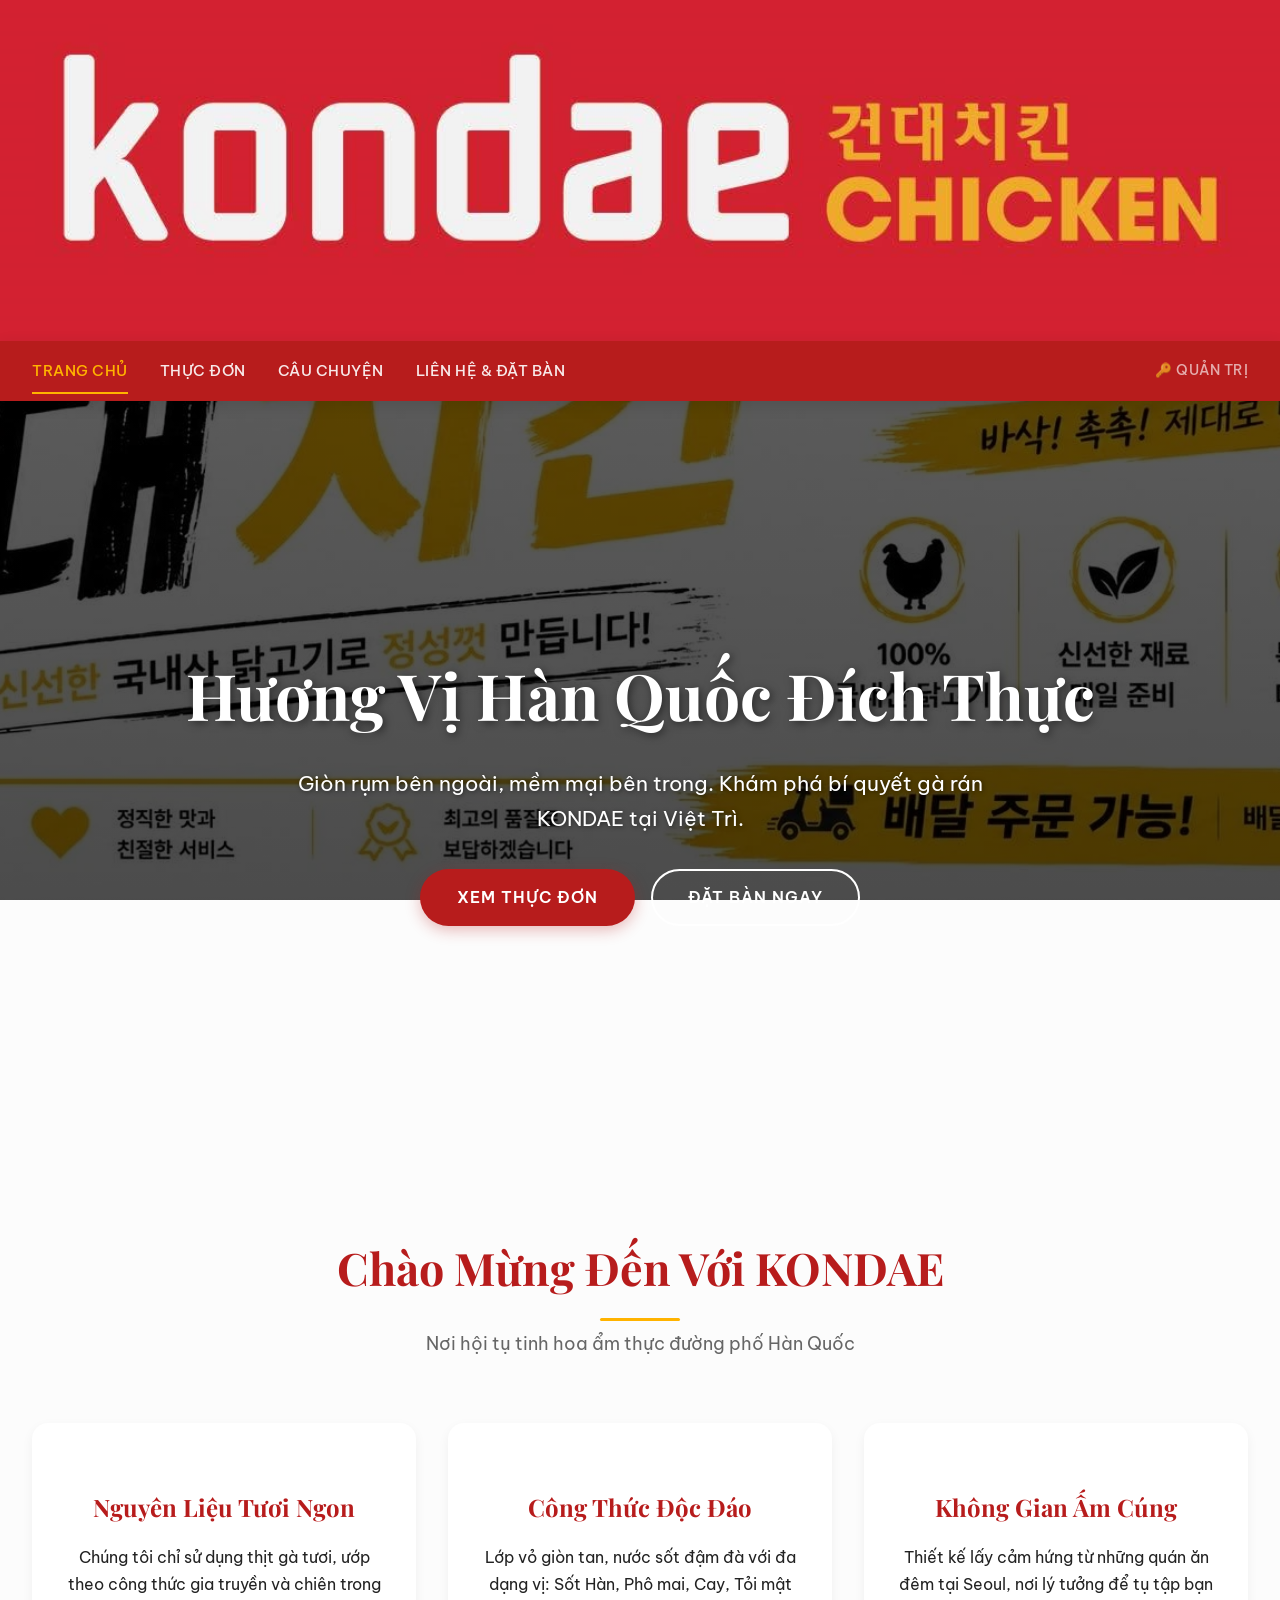
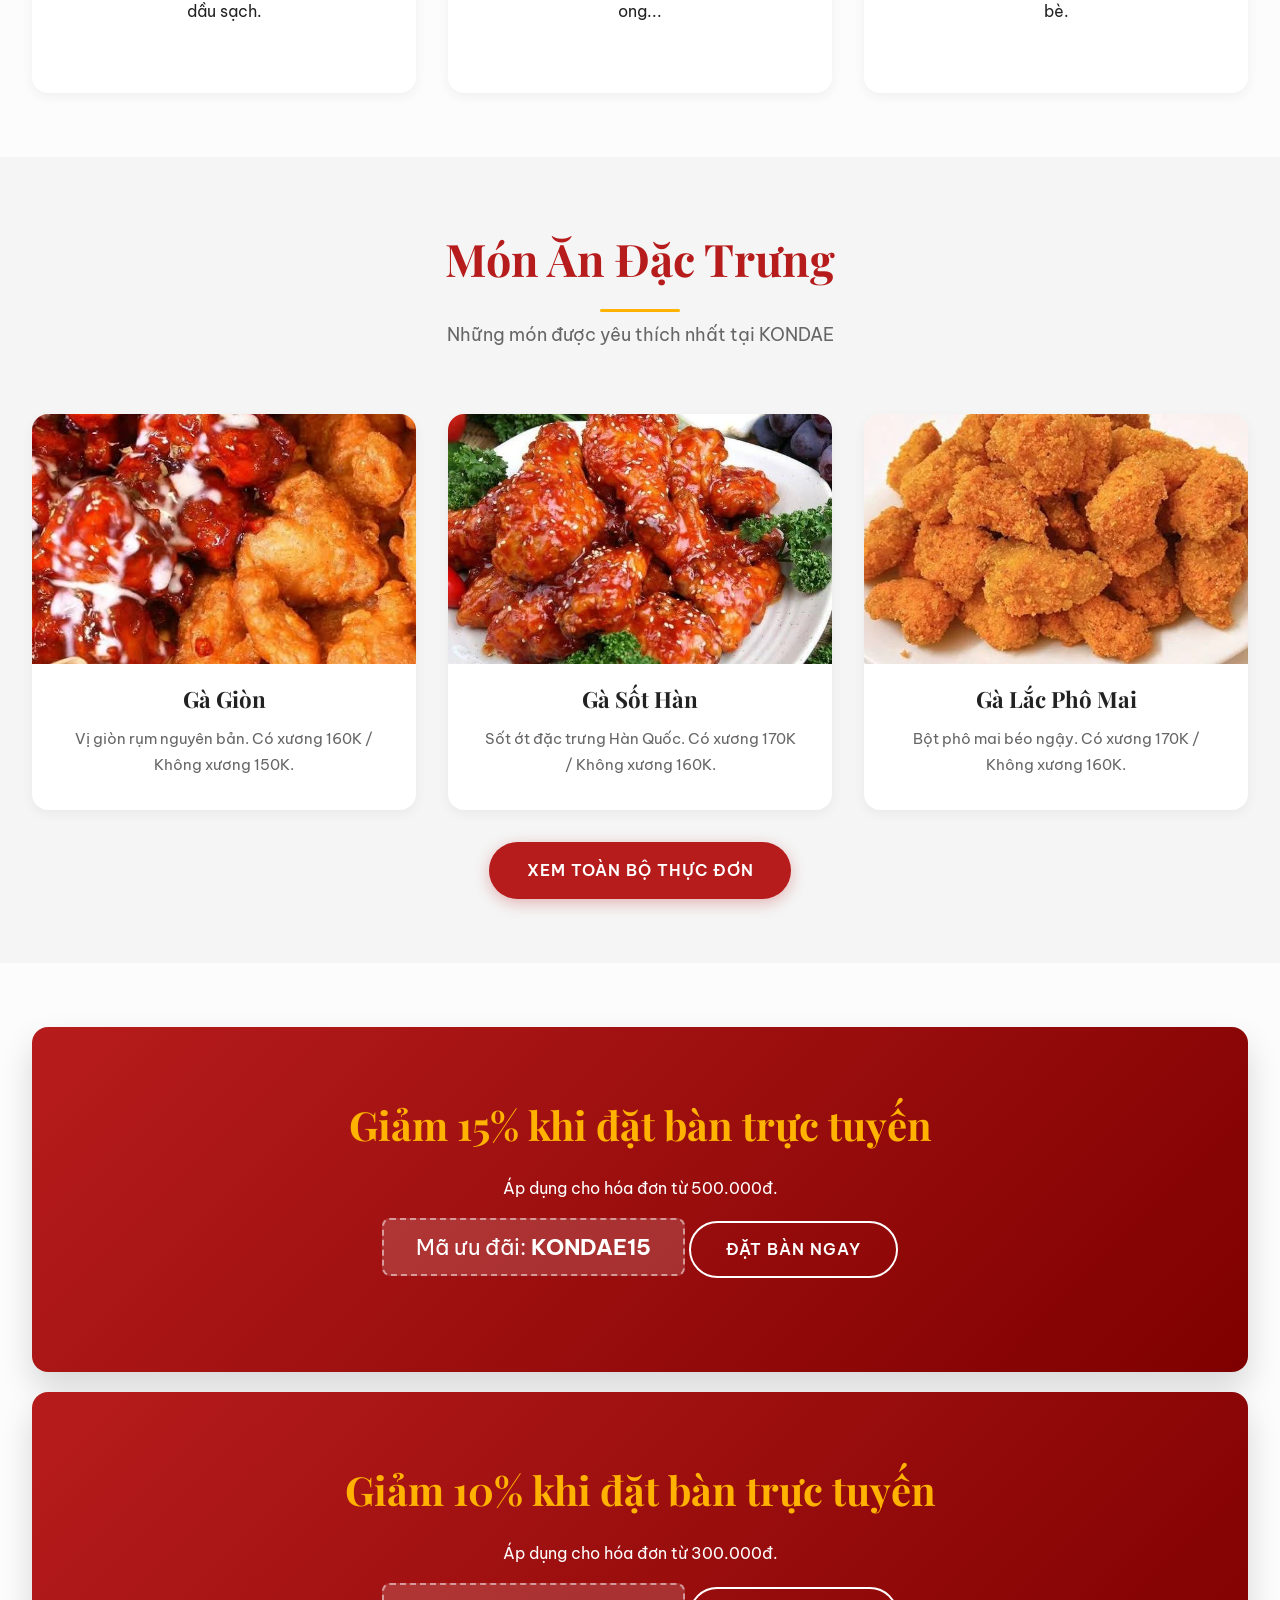
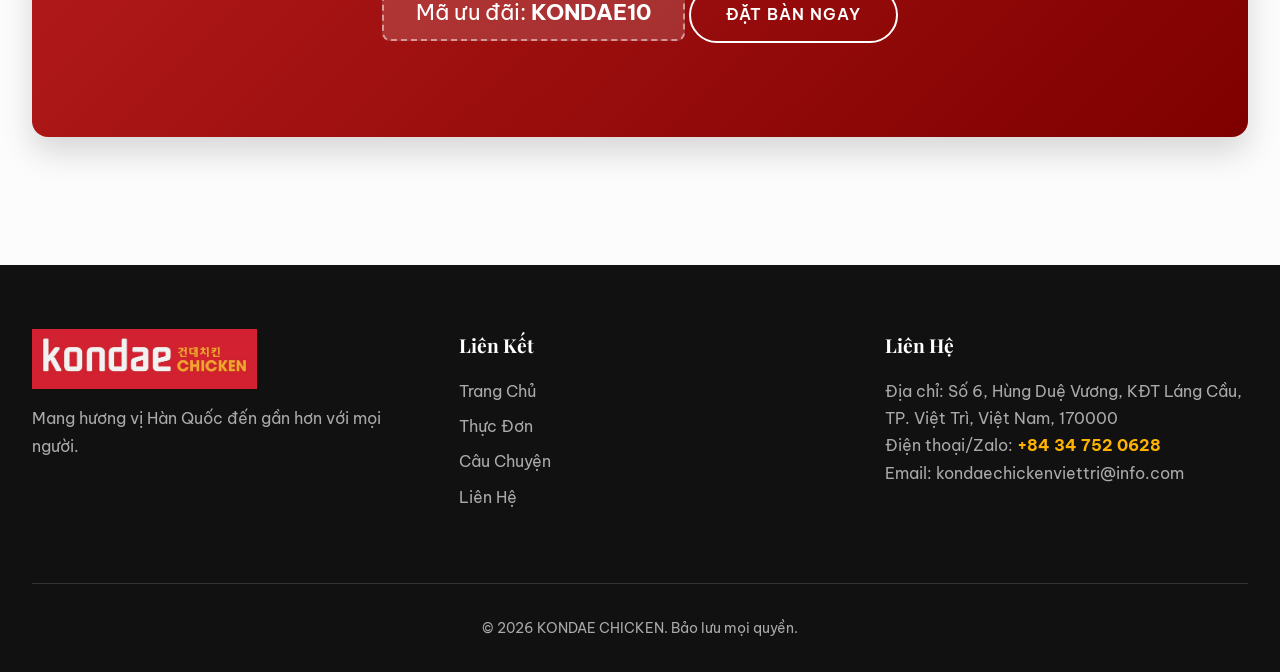
<file: index.html>
<!DOCTYPE html>
<html lang="vi">
<head>
    <meta charset="UTF-8">
    <meta name="viewport" content="width=device-width, initial-scale=1.0">
    <meta name="description" content="KONDAE CHICKEN - Nhà hàng gà rán phong cách Hàn Quốc tại Việt Trì.">
    <title>KONDAE CHICKEN - Gà Rán Hàn Quốc Việt Trì</title>
    <link rel="preload" as="image" href="img/hero.webp">
    <link rel="stylesheet" href="css/style.css">
    <link rel="preconnect" href="https://fonts.googleapis.com">
    <link rel="preconnect" href="https://fonts.gstatic.com" crossorigin>
    <link href="https://fonts.googleapis.com/css2?family=Be+Vietnam+Pro:wght@400;500;600;700&family=Playfair+Display:wght@700&display=swap" rel="stylesheet">
</head>
<body>
    <header>
        <div class="logo-banner">
            <a href="index.html">
                <img src="img/logo.png" alt="KONDAE CHICKEN Logo">
            </a>
        </div>
        <div class="nav-banner">
            <div class="container nav-container">
                <nav class="main-nav-desktop">
                    <a href="index.html" class="active">Trang Chủ</a>
                    <a href="menu.html">Thực Đơn</a>
                    <a href="story.html">Câu Chuyện</a>
                    <a href="contact.html">Liên Hệ & Đặt Bàn</a>
                    <a href="admin/" class="admin-link" title="Đăng nhập quản trị">🔑 Quản Trị</a>
                </nav>
                <button class="menu-toggle" aria-label="Mở menu"><span></span><span></span><span></span></button>
            </div>
        </div>
        <nav class="mobile-nav-overlay">
            <ul>
                <li><a href="index.html" class="active">Trang Chủ</a></li>
                <li><a href="menu.html">Thực Đơn</a></li>
                <li><a href="story.html">Câu Chuyện</a></li>
                <li><a href="contact.html">Liên Hệ & Đặt Bàn</a></li>
                <li><a href="admin/" style="font-size: 1.2rem; opacity: 0.7;">🔑 Đăng Nhập Quản Trị</a></li>
            </ul>
        </nav>
    </header>

    <section class="hero">
        <div class="hero-content">
            <h1>Hương Vị Hàn Quốc Đích Thực</h1>
            <p>Giòn rụm bên ngoài, mềm mại bên trong. Khám phá bí quyết gà rán KONDAE tại Việt Trì.</p>
            <div class="hero-cta">
                <a href="menu.html" class="btn btn-primary">Xem Thực Đơn</a>
                <a href="contact.html" class="btn btn-secondary" style="color: white; border-color: white;">Đặt Bàn Ngay</a>
            </div>
        </div>
    </section>

    <section class="intro section-padding">
        <div class="container">
            <h2 class="section-title">Chào Mừng Đến Với KONDAE</h2>
            <p class="section-subtitle">Nơi hội tụ tinh hoa ẩm thực đường phố Hàn Quốc</p>
            <div class="intro-grid">
                <div class="intro-item">
                    <h3>Nguyên Liệu Tươi Ngon</h3>
                    <p>Chúng tôi chỉ sử dụng thịt gà tươi, ướp theo công thức gia truyền và chiên trong dầu sạch.</p>
                </div>
                <div class="intro-item">
                    <h3>Công Thức Độc Đáo</h3>
                    <p>Lớp vỏ giòn tan, nước sốt đậm đà với đa dạng vị: Sốt Hàn, Phô mai, Cay, Tỏi mật ong...</p>
                </div>
                <div class="intro-item">
                    <h3>Không Gian Ấm Cúng</h3>
                    <p>Thiết kế lấy cảm hứng từ những quán ăn đêm tại Seoul, nơi lý tưởng để tụ tập bạn bè.</p>
                </div>
            </div>
        </div>
    </section>

    <section class="signature-dishes section-padding bg-light">
        <div class="container">
            <h2 class="section-title">Món Ăn Đặc Trưng</h2>
            <p class="section-subtitle">Những món được yêu thích nhất tại KONDAE</p>
            <div class="dish-grid">
                <div class="dish-card">
                    <img src="img/food/ga-gion.webp" alt="Gà Giòn" loading="lazy">
                    <h3>Gà Giòn</h3>
                    <p>Vị giòn rụm nguyên bản. Có xương 160K / Không xương 150K.</p>
                </div>
                <div class="dish-card">
                    <img src="img/food/ga-sot-han.webp" alt="Gà Sốt Hàn" loading="lazy">
                    <h3>Gà Sốt Hàn</h3>
                    <p>Sốt ớt đặc trưng Hàn Quốc. Có xương 170K / Không xương 160K.</p>
                </div>
                <div class="dish-card">
                    <img src="img/food/ga-lac-phomai.webp" alt="Gà Lắc Phô Mai" loading="lazy">
                    <h3>Gà Lắc Phô Mai</h3>
                    <p>Bột phô mai béo ngậy. Có xương 170K / Không xương 160K.</p>
                </div>
            </div>
            <div class="text-center mt-4">
                <a href="menu.html" class="btn btn-primary">Xem Toàn Bộ Thực Đơn</a>
            </div>
        </div>
    </section>

    <section class="promotion section-padding">
        <div class="container">
            <div id="promotion-container"></div>
        </div>
    </section>

    <footer class="site-footer">
        <div class="container">
            <div class="footer-grid">
                <div class="footer-about">
                    <img src="img/logo.png" alt="KONDAE CHICKEN Logo">
                    <p style="margin-top: 15px;">Mang hương vị Hàn Quốc đến gần hơn với mọi người.</p>
                </div>
                <div class="footer-links">
                    <h4>Liên Kết</h4>
                    <ul>
                        <li><a href="index.html">Trang Chủ</a></li>
                        <li><a href="menu.html">Thực Đơn</a></li>
                        <li><a href="story.html">Câu Chuyện</a></li>
                        <li><a href="contact.html">Liên Hệ</a></li>
                    </ul>
                </div>
                <div class="footer-contact">
                    <h4>Liên Hệ</h4>
                    <p>Địa chỉ: Số 6, Hùng Duệ Vương, KĐT Láng Cầu, TP. Việt Trì, Việt Nam, 170000</p>
                    <p>Điện thoại/Zalo: <a href="tel:+84347520628" style="color: var(--secondary-color); font-weight: bold;">+84 34 752 0628</a></p>
                    <p>Email: <a href="mailto:kondaechickenviettri@info.com">kondaechickenviettri@info.com</a></p>
                </div>
            </div>
            <div class="footer-bottom">
                <p>&copy; 2026 KONDAE CHICKEN. Bảo lưu mọi quyền.</p>
            </div>
        </div>
    </footer>
    <script src="js/main.js"></script>
</body>
</html>
</file>
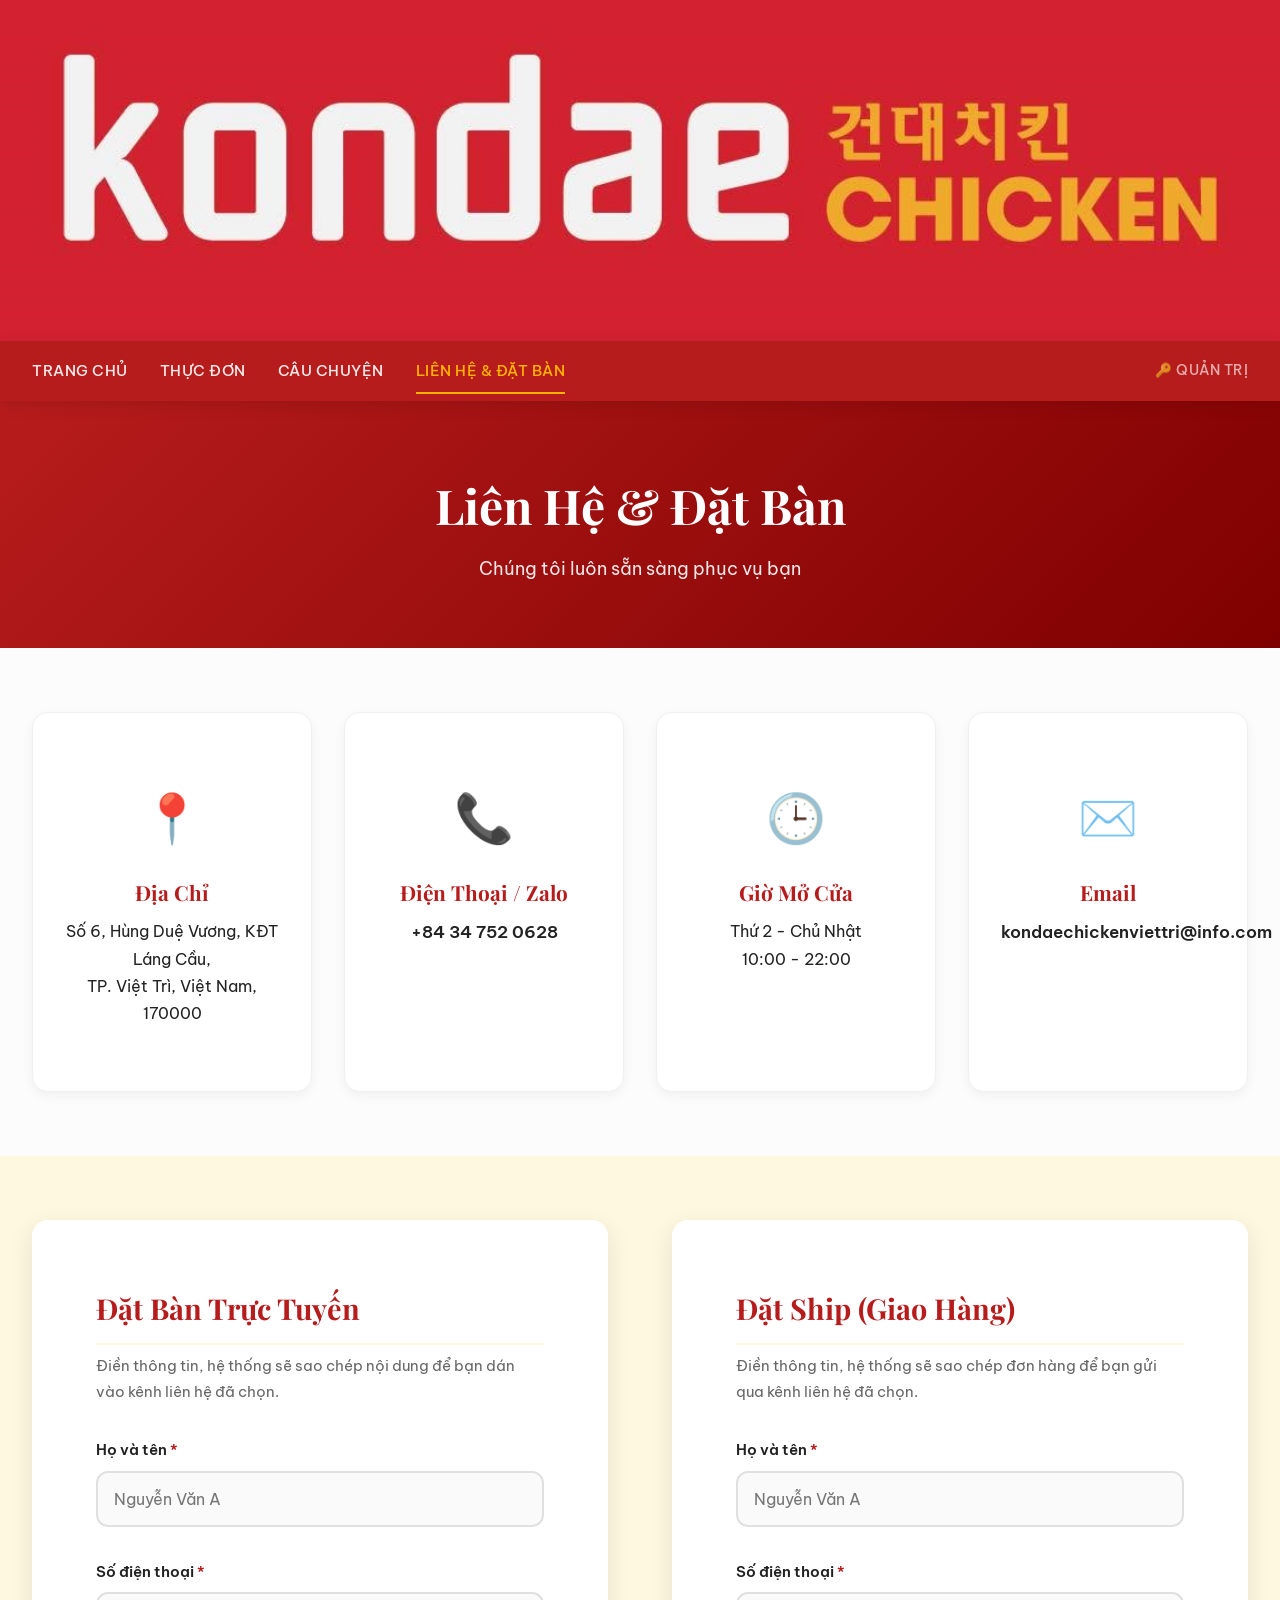
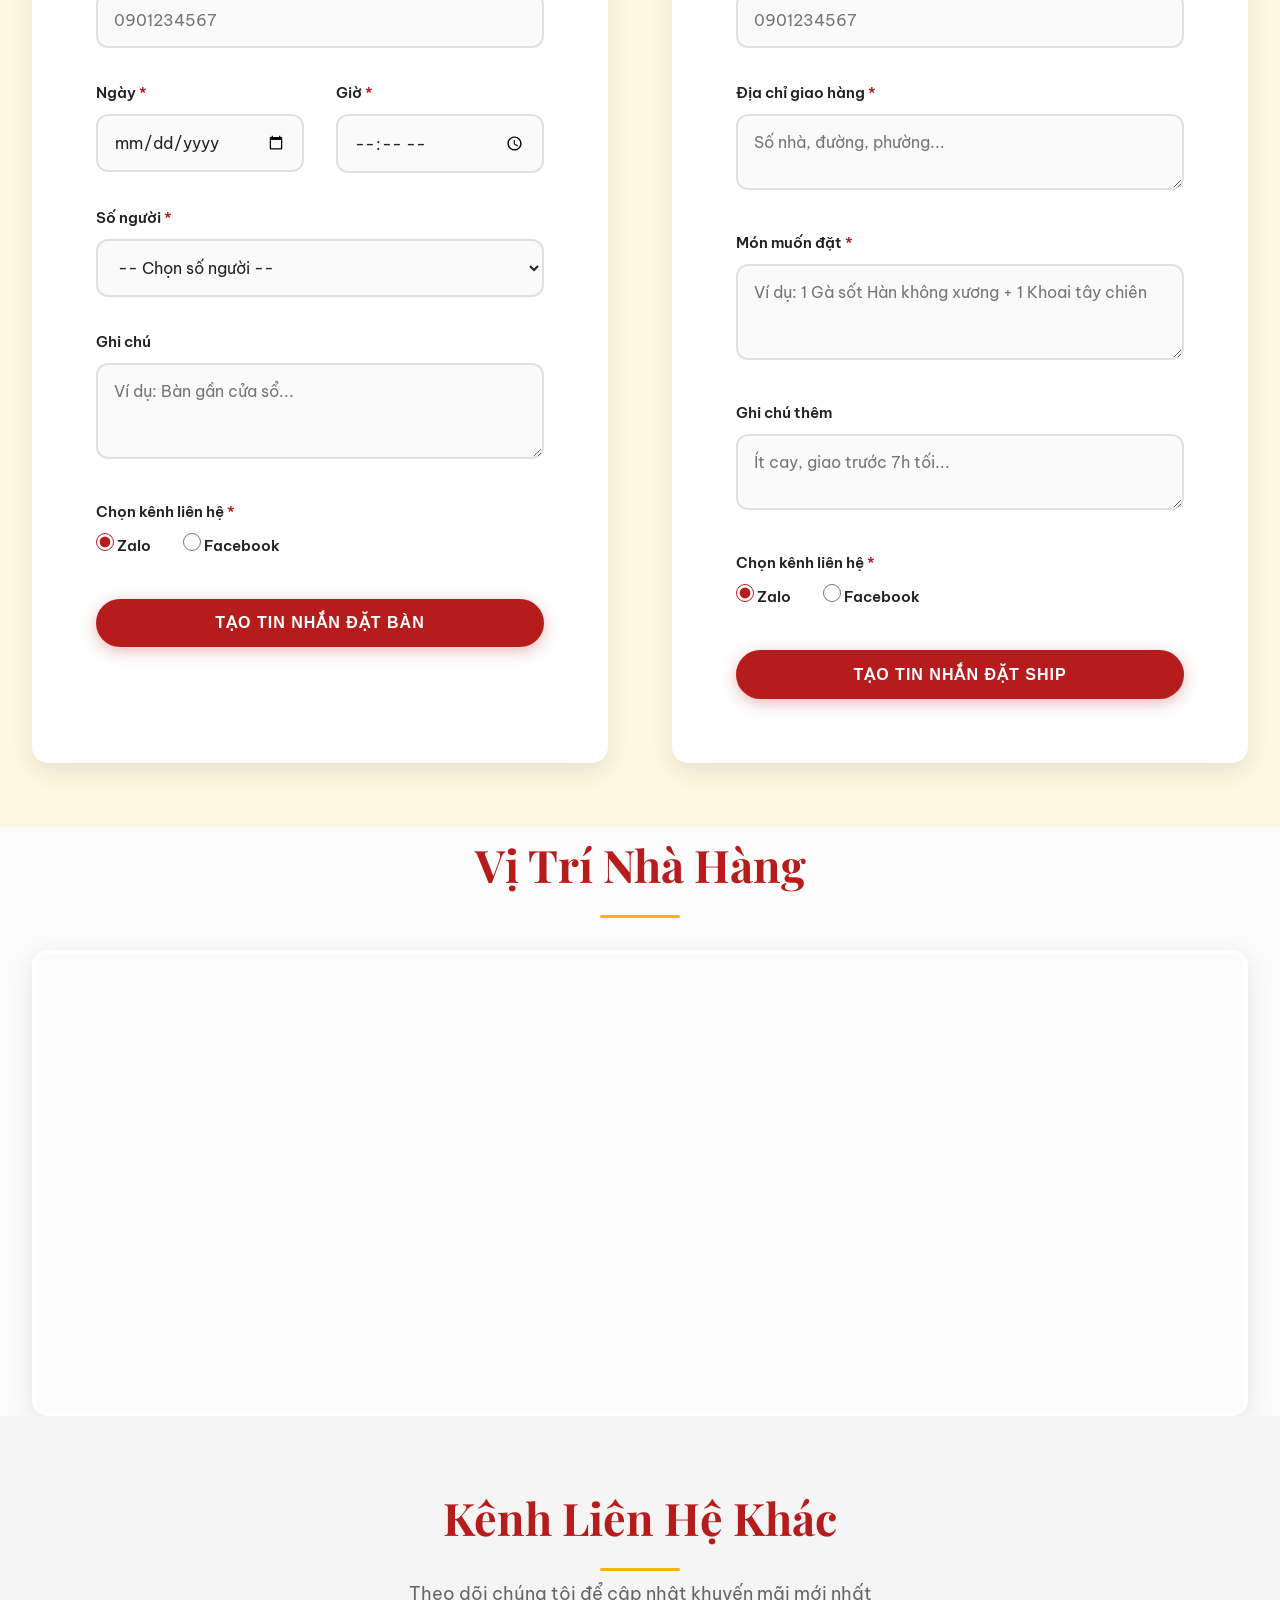
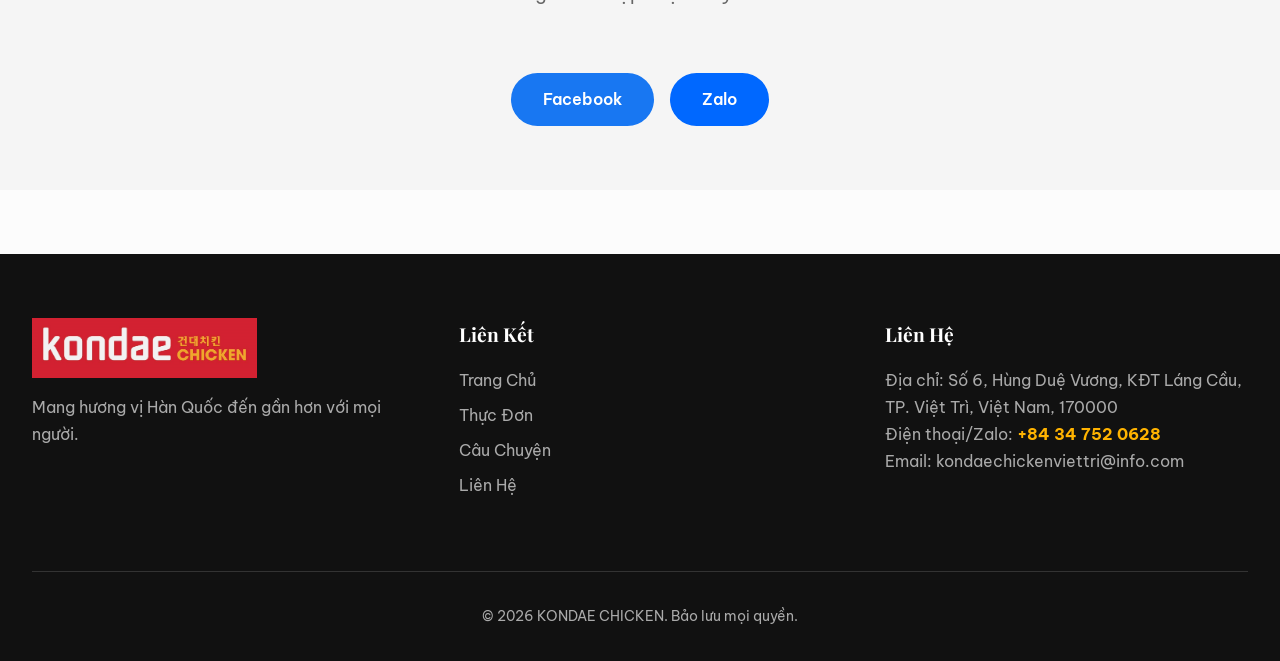
<file: contact.html>
<!DOCTYPE html>
<html lang="vi">
<head>
    <meta charset="UTF-8">
    <meta name="viewport" content="width=device-width, initial-scale=1.0">
    <title>Liên Hệ & Đặt Bàn - KONDAE CHICKEN</title>
    <link rel="stylesheet" href="css/style.css">
    <link rel="preconnect" href="https://fonts.googleapis.com">
    <link rel="preconnect" href="https://fonts.gstatic.com" crossorigin>
    <link href="https://fonts.googleapis.com/css2?family=Be+Vietnam+Pro:wght@400;500;600;700&family=Playfair+Display:wght@700&display=swap" rel="stylesheet">
</head>
<body>
    <header>
        <div class="logo-banner">
            <a href="index.html">
                <img src="img/logo.png" alt="KONDAE CHICKEN Logo">
            </a>
        </div>
        <div class="nav-banner">
            <div class="container nav-container">
                <nav class="main-nav-desktop">
                    <a href="index.html">Trang Chủ</a>
                    <a href="menu.html">Thực Đơn</a>
                    <a href="story.html">Câu Chuyện</a>
                    <a href="contact.html" class="active">Liên Hệ & Đặt Bàn</a>
                    <a href="admin/" class="admin-link" title="Đăng nhập quản trị">🔑 Quản Trị</a>
                </nav>
                <button class="menu-toggle" aria-label="Mở menu"><span></span><span></span><span></span></button>
            </div>
        </div>
        <nav class="mobile-nav-overlay">
            <ul>
                <li><a href="index.html">Trang Chủ</a></li>
                <li><a href="menu.html">Thực Đơn</a></li>
                <li><a href="story.html">Câu Chuyện</a></li>
                <li><a href="contact.html" class="active">Liên Hệ & Đặt Bàn</a></li>
                <li><a href="admin/" style="font-size: 1.2rem; opacity: 0.7;">🔑 Đăng Nhập Quản Trị</a></li>
            </ul>
        </nav>
    </header>

    <section class="page-header">
        <div class="container">
            <h1>Liên Hệ & Đặt Bàn</h1>
            <p>Chúng tôi luôn sẵn sàng phục vụ bạn</p>
        </div>
    </section>

    <section class="contact-info section-padding">
        <div class="container">
            <div class="contact-grid">
                <div class="contact-card">
                    <div class="contact-icon">📍</div>
                    <h3>Địa Chỉ</h3>
                    <p>Số 6, Hùng Duệ Vương, KĐT Láng Cầu,<br>TP. Việt Trì, Việt Nam, 170000</p>
                </div>
                <div class="contact-card">
                    <div class="contact-icon">📞</div>
                    <h3>Điện Thoại / Zalo</h3>
                    <p><a href="tel:+84347520628">+84 34 752 0628</a></p>
                </div>
                <div class="contact-card">
                    <div class="contact-icon">🕒</div>
                    <h3>Giờ Mở Cửa</h3>
                    <p>Thứ 2 - Chủ Nhật<br>10:00 - 22:00</p>
                </div>
                <div class="contact-card">
                    <div class="contact-icon">✉️</div>
                    <h3>Email</h3>
                    <p><a href="mailto:kondaechickenviettri@info.com">kondaechickenviettri@info.com</a></p>
                </div>
            </div>
        </div>
    </section>

    <section class="booking-section section-padding bg-cream">
        <div class="container">
            <div class="booking-grid">
                
                <div class="booking-form-container">
                    <h2>Đặt Bàn Trực Tuyến</h2>
                    <p>Điền thông tin, hệ thống sẽ sao chép nội dung để bạn dán vào kênh liên hệ đã chọn.</p>
                    <form id="booking-form" class="booking-form" novalidate>
                        <div class="form-group">
                            <label for="booking-name">Họ và tên <span class="required">*</span></label>
                            <input type="text" id="booking-name" name="name" required minlength="2" maxlength="100" placeholder="Nguyễn Văn A" autocomplete="name">
                        </div>
                        <div class="form-group">
                            <label for="booking-phone">Số điện thoại <span class="required">*</span></label>
                            <input type="tel" id="booking-phone" name="phone" required pattern="[0-9]{10,11}" placeholder="0901234567" autocomplete="tel">
                        </div>
                        <div class="form-row">
                            <div class="form-group">
                                <label for="booking-date">Ngày <span class="required">*</span></label>
                                <input type="date" id="booking-date" name="date" required>
                            </div>
                            <div class="form-group">
                                <label for="booking-time">Giờ <span class="required">*</span></label>
                                <input type="time" id="booking-time" name="time" required min="10:00" max="21:30">
                            </div>
                        </div>
                        <div class="form-group">
                            <label for="booking-guests">Số người <span class="required">*</span></label>
                            <select id="booking-guests" name="guests" required>
                                <option value="">-- Chọn số người --</option>
                                <option value="1">1 người</option>
                                <option value="2">2 người</option>
                                <option value="3">3 người</option>
                                <option value="4">4 người</option>
                                <option value="5">5 người</option>
                                <option value="6">6 người</option>
                                <option value="7">7 người</option>
                                <option value="8">8 người</option>
                                <option value="9+">Trên 8 người</option>
                            </select>
                        </div>
                        <div class="form-group">
                            <label for="booking-note">Ghi chú</label>
                            <textarea id="booking-note" name="note" rows="3" maxlength="300" placeholder="Ví dụ: Bàn gần cửa sổ..."></textarea>
                        </div>
                        <div class="form-group">
                            <label>Chọn kênh liên hệ <span class="required">*</span></label>
                            <div class="radio-group">
                                <label class="radio-label"><input type="radio" name="contact-channel" value="zalo" checked> Zalo</label>
                                <label class="radio-label"><input type="radio" name="contact-channel" value="facebook"> Facebook</label>
                            </div>
                        </div>
                        <button type="submit" class="btn btn-primary btn-block">Tạo Tin Nhắn Đặt Bàn</button>
                    </form>
                </div>

                <div class="booking-form-container">
                    <h2>Đặt Ship (Giao Hàng)</h2>
                    <p>Điền thông tin, hệ thống sẽ sao chép đơn hàng để bạn gửi qua kênh liên hệ đã chọn.</p>
                    <form id="delivery-form" class="booking-form" novalidate>
                        <div class="form-group">
                            <label for="delivery-name">Họ và tên <span class="required">*</span></label>
                            <input type="text" id="delivery-name" name="name" required minlength="2" maxlength="100" placeholder="Nguyễn Văn A" autocomplete="name">
                        </div>
                        <div class="form-group">
                            <label for="delivery-phone">Số điện thoại <span class="required">*</span></label>
                            <input type="tel" id="delivery-phone" name="phone" required pattern="[0-9]{10,11}" placeholder="0901234567" autocomplete="tel">
                        </div>
                        <div class="form-group">
                            <label for="delivery-address">Địa chỉ giao hàng <span class="required">*</span></label>
                            <textarea id="delivery-address" name="address" required minlength="10" maxlength="300" rows="2" placeholder="Số nhà, đường, phường..."></textarea>
                        </div>
                        <div class="form-group">
                            <label for="delivery-items">Món muốn đặt <span class="required">*</span></label>
                            <textarea id="delivery-items" name="items" required maxlength="500" rows="3" placeholder="Ví dụ: 1 Gà sốt Hàn không xương + 1 Khoai tây chiên"></textarea>
                        </div>
                        <div class="form-group">
                            <label for="delivery-note">Ghi chú thêm</label>
                            <textarea id="delivery-note" name="note" rows="2" maxlength="300" placeholder="Ít cay, giao trước 7h tối..."></textarea>
                        </div>
                        <div class="form-group">
                            <label>Chọn kênh liên hệ <span class="required">*</span></label>
                            <div class="radio-group">
                                <label class="radio-label"><input type="radio" name="contact-channel" value="zalo" checked> Zalo</label>
                                <label class="radio-label"><input type="radio" name="contact-channel" value="facebook"> Facebook</label>
                            </div>
                        </div>
                        <button type="submit" class="btn btn-primary btn-block">Tạo Tin Nhắn Đặt Ship</button>
                    </form>
                </div>
            </div>
        </div>
    </section>

    <section class="map-section">
        <div class="container">
            <h2 class="section-title">Vị Trí Nhà Hàng</h2>
            <div class="map-container">
                <iframe src="https://www.google.com/maps/embed?pb=!1m18!1m12!1m3!1d3715.891234!2d105.398!3d21.312!2m3!1f0!2f0!3f0!3m2!1i1024!2i768!4f13.1!3m3!1m2!1s0x0%3A0x0!2zMjHCsDE4JzQzLjIiTiAxMDXCsDIzJzUyLjgiRQ!5e0!3m2!1svi!2s!4v1234567890" width="100%" height="450" style="border:0;" allowfullscreen="" loading="lazy" referrerpolicy="no-referrer-when-downgrade" title="Bản đồ KONDAE CHICKEN Việt Trì"></iframe>
            </div>
        </div>
    </section>

    <section class="other-contacts section-padding bg-light">
        <div class="container text-center">
            <h2 class="section-title">Kênh Liên Hệ Khác</h2>
            <p class="section-subtitle">Theo dõi chúng tôi để cập nhật khuyến mãi mới nhất</p>
            <div class="social-links">
                <a href="https://www.facebook.com/share/1Ja61uugF7/?mibextid=wwXIfr" target="_blank" rel="noopener noreferrer" class="social-btn facebook">Facebook</a>
                <a href="https://zalo.me/0347520628" target="_blank" rel="noopener noreferrer" class="social-btn zalo">Zalo</a>
            </div>
        </div>
    </section>

    <footer class="site-footer">
        <div class="container">
            <div class="footer-grid">
                <div class="footer-about">
                    <img src="img/logo.png" alt="KONDAE CHICKEN Logo">
                    <p style="margin-top: 15px;">Mang hương vị Hàn Quốc đến gần hơn với mọi người.</p>
                </div>
                <div class="footer-links">
                    <h4>Liên Kết</h4>
                    <ul>
                        <li><a href="index.html">Trang Chủ</a></li>
                        <li><a href="menu.html">Thực Đơn</a></li>
                        <li><a href="story.html">Câu Chuyện</a></li>
                        <li><a href="contact.html">Liên Hệ</a></li>
                    </ul>
                </div>
                <div class="footer-contact">
                    <h4>Liên Hệ</h4>
                    <p>Địa chỉ: Số 6, Hùng Duệ Vương, KĐT Láng Cầu, TP. Việt Trì, Việt Nam, 170000</p>
                    <p>Điện thoại/Zalo: <a href="tel:+84347520628" style="color: var(--secondary-color); font-weight: bold;">+84 34 752 0628</a></p>
                    <p>Email: <a href="mailto:kondaechickenviettri@info.com">kondaechickenviettri@info.com</a></p>
                </div>
            </div>
            <div class="footer-bottom">
                <p>&copy; 2026 KONDAE CHICKEN. Bảo lưu mọi quyền.</p>
            </div>
        </div>
    </footer>
    <script src="js/main.js"></script>
</body>
</html>
</file>
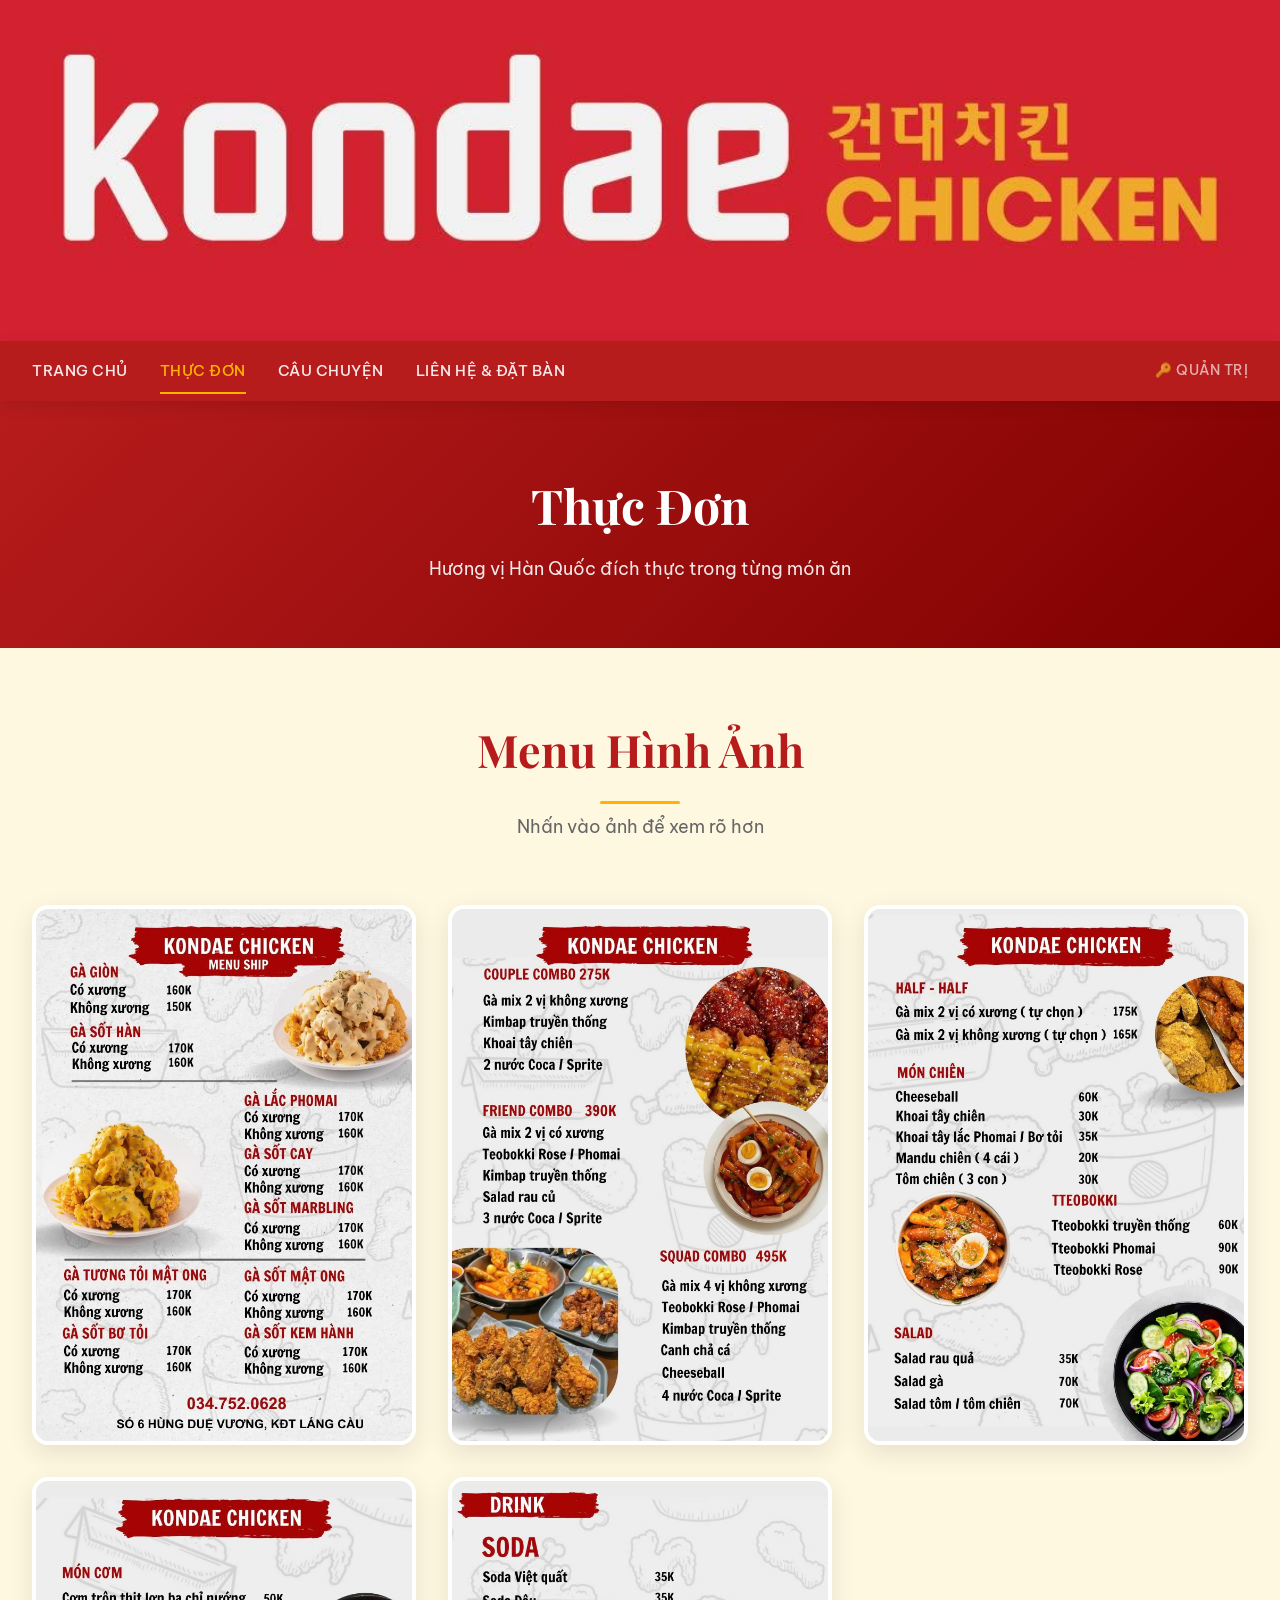
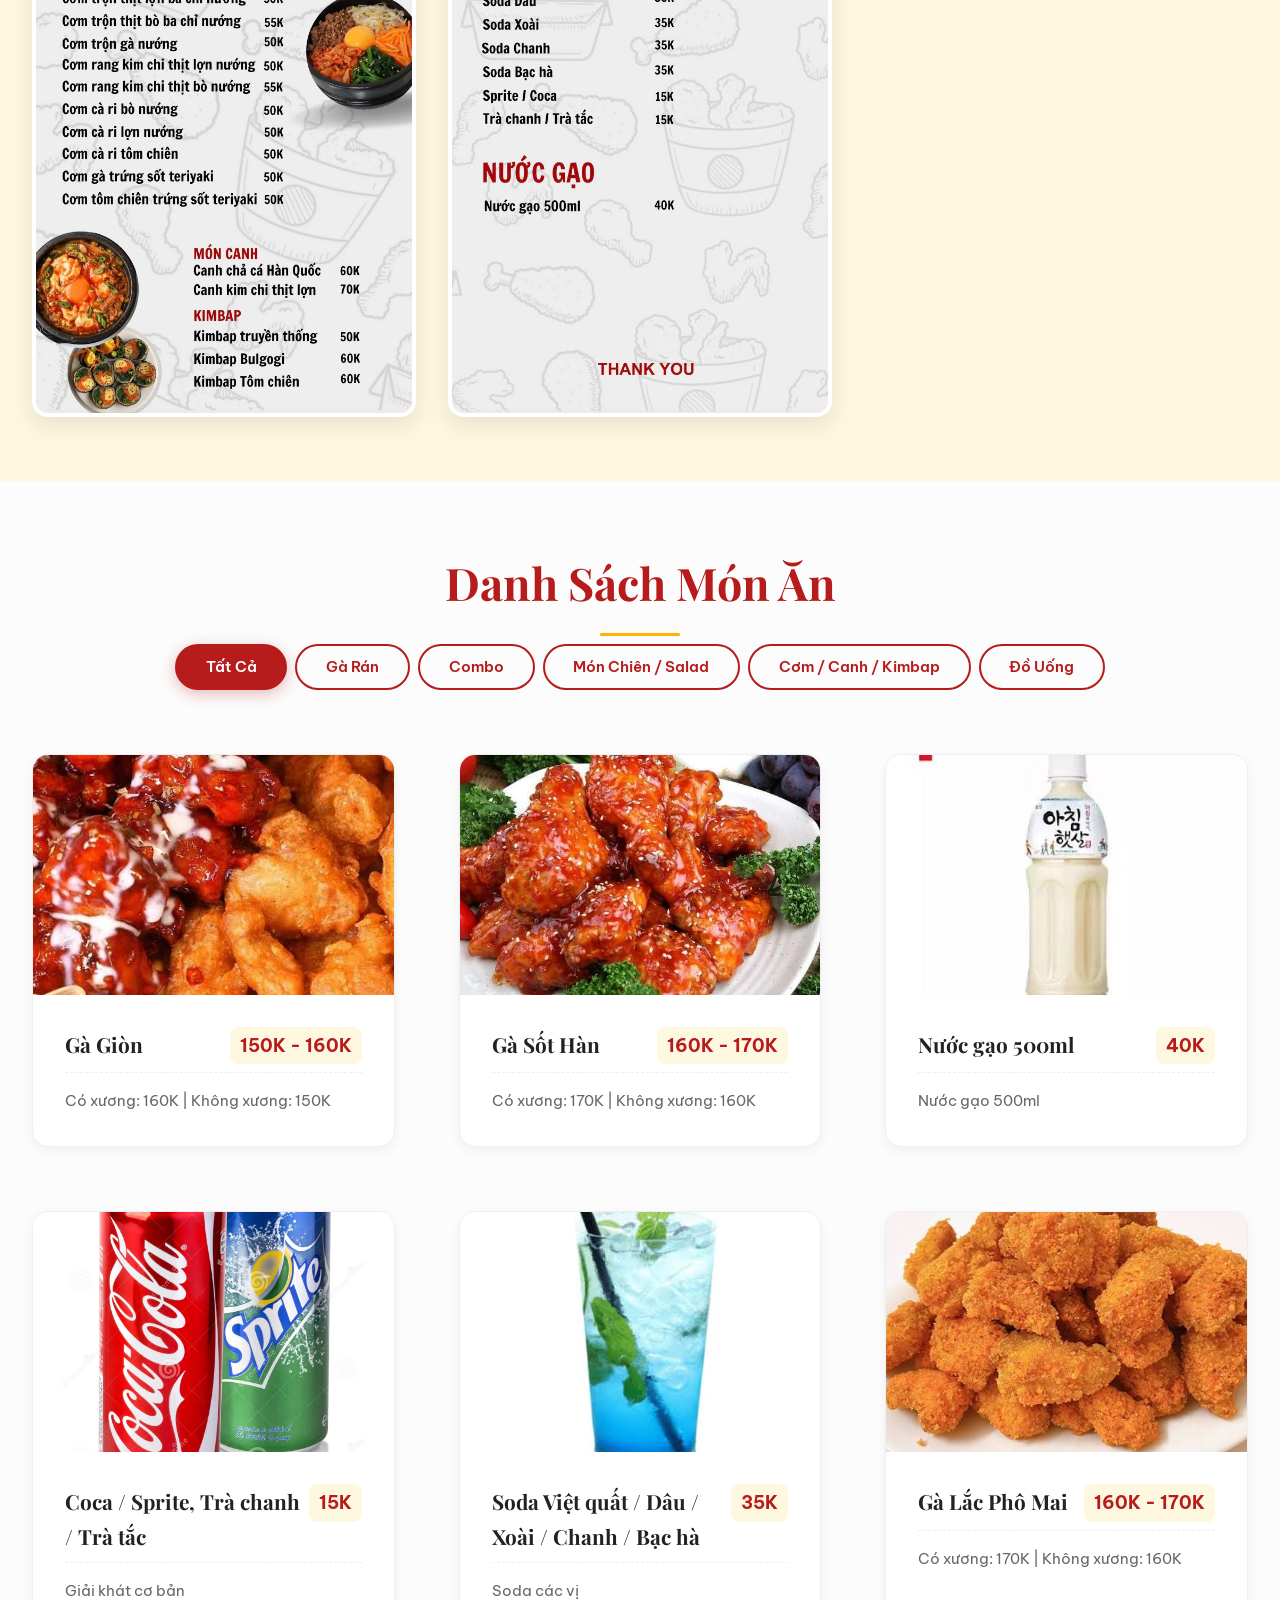
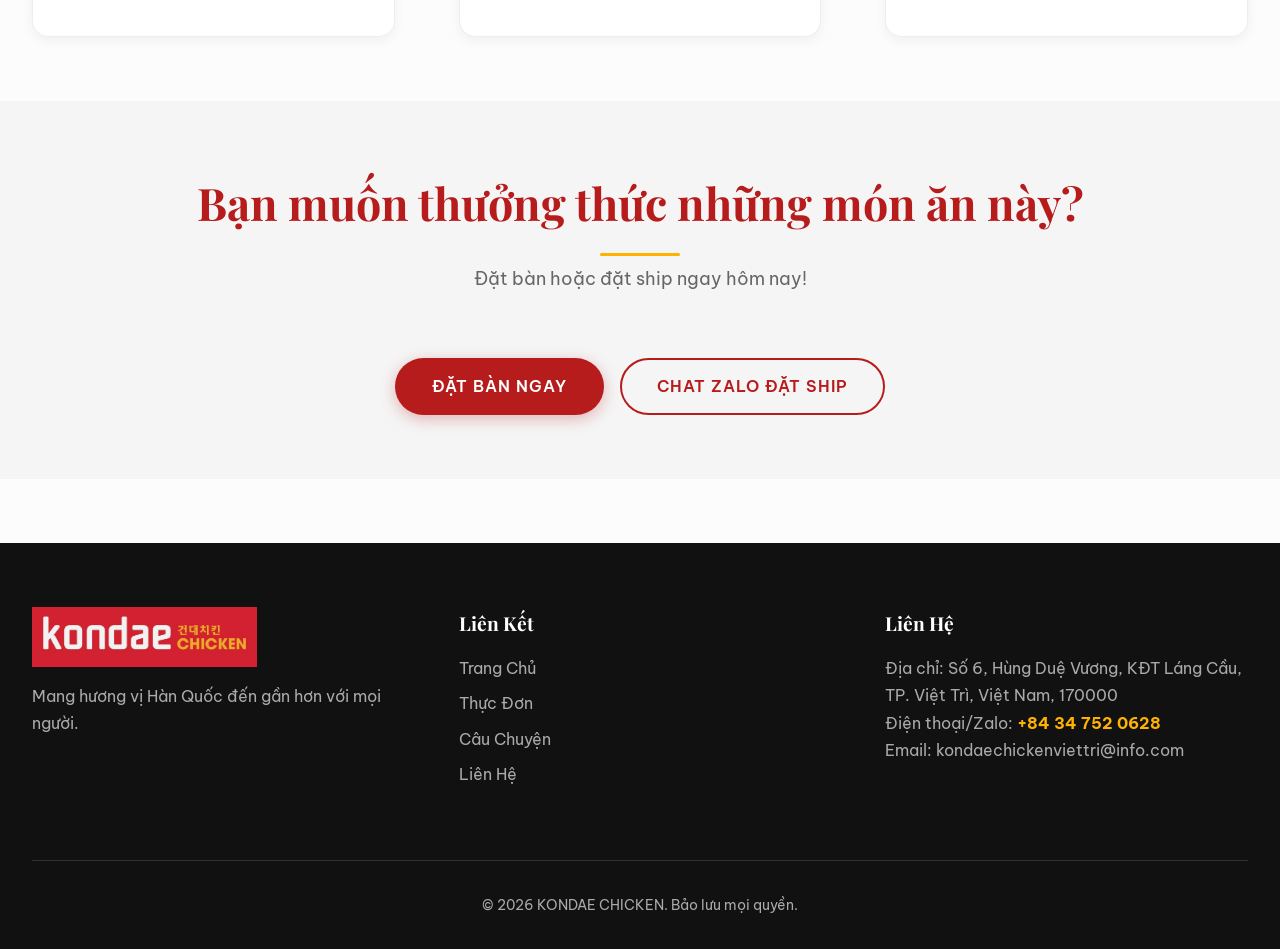
<file: menu.html>
<!DOCTYPE html>
<html lang="vi">
<head>
    <meta charset="UTF-8">
    <meta name="viewport" content="width=device-width, initial-scale=1.0">
    <title>Thực Đơn - KONDAE CHICKEN</title>
    <link rel="stylesheet" href="css/style.css">
    <link rel="preconnect" href="https://fonts.googleapis.com">
    <link rel="preconnect" href="https://fonts.gstatic.com" crossorigin>
    <link href="https://fonts.googleapis.com/css2?family=Be+Vietnam+Pro:wght@400;500;600;700&family=Playfair+Display:wght@700&display=swap" rel="stylesheet">
</head>
<body>
    <header>
        <div class="logo-banner">
            <a href="index.html">
                <img src="img/logo.png" alt="KONDAE CHICKEN Logo">
            </a>
        </div>
        <div class="nav-banner">
            <div class="container nav-container">
                <nav class="main-nav-desktop">
                    <a href="index.html">Trang Chủ</a>
                    <a href="menu.html" class="active">Thực Đơn</a>
                    <a href="story.html">Câu Chuyện</a>
                    <a href="contact.html">Liên Hệ & Đặt Bàn</a>
                    <a href="admin/" class="admin-link" title="Đăng nhập quản trị">🔑 Quản Trị</a>
                </nav>
                <button class="menu-toggle" aria-label="Mở menu"><span></span><span></span><span></span></button>
            </div>
        </div>
        <nav class="mobile-nav-overlay">
            <ul>
                <li><a href="index.html">Trang Chủ</a></li>
                <li><a href="menu.html" class="active">Thực Đơn</a></li>
                <li><a href="story.html">Câu Chuyện</a></li>
                <li><a href="contact.html">Liên Hệ & Đặt Bàn</a></li>
                <li><a href="admin/" style="font-size: 1.2rem; opacity: 0.7;">🔑 Đăng Nhập Quản Trị</a></li>
            </ul>
        </nav>
    </header>

    <section class="page-header">
        <div class="container">
            <h1>Thực Đơn</h1>
            <p>Hương vị Hàn Quốc đích thực trong từng món ăn</p>
        </div>
    </section>

    <section class="menu-book-section section-padding bg-cream">
        <div class="container">
            <h2 class="section-title">Menu Hình Ảnh</h2>
            <p class="section-subtitle">Nhấn vào ảnh để xem rõ hơn</p>
            <div class="menu-gallery-grid">
                <!-- Đảm bảo bạn có 5 ảnh này trong thư mục img/menu/ -->
                <img src="img/menu/menu-ga-ran.webp" alt="Menu Gà Rán" loading="lazy">
                <img src="img/menu/menu-combo.webp" alt="Menu Combo" loading="lazy">
                <img src="img/menu/menu-mon-chien-salad.webp" alt="Menu Món Chiên và Salad" loading="lazy">
                <img src="img/menu/menu-com-canh-kimbap.webp" alt="Menu Cơm, Canh, Kimbap" loading="lazy">
                <img src="img/menu/menu-drink.webp" alt="Menu Đồ uống" loading="lazy">
            </div>
        </div>
    </section>

    <section class="menu-filter section-padding">
        <div class="container">
            <h2 class="section-title">Danh Sách Món Ăn</h2>
            <div class="filter-buttons" role="tablist">
                <button class="filter-btn active" data-category="all">Tất Cả</button>
                <button class="filter-btn" data-category="chicken">Gà Rán</button>
                <button class="filter-btn" data-category="combo">Combo</button>
                <button class="filter-btn" data-category="sides">Món Chiên / Salad</button>
                <button class="filter-btn" data-category="rice-soup">Cơm / Canh / Kimbap</button>
                <button class="filter-btn" data-category="drinks">Đồ Uống</button>
            </div>
            
            <div class="menu-grid" id="menu-grid"></div>
            
            <p class="no-results" id="no-results" hidden>Không có món ăn nào trong danh mục này.</p>
        </div>
    </section>

    <section class="menu-cta section-padding bg-light">
        <div class="container text-center">
            <h2 class="section-title">Bạn muốn thưởng thức những món ăn này?</h2>
            <p class="section-subtitle">Đặt bàn hoặc đặt ship ngay hôm nay!</p>
            <div class="hero-cta mt-4">
                <a href="contact.html" class="btn btn-primary">Đặt Bàn Ngay</a>
                <a href="https://zalo.me/0347520628" class="btn btn-secondary" target="_blank" rel="noopener noreferrer">Chat Zalo Đặt Ship</a>
            </div>
        </div>
    </section>

    <footer class="site-footer">
        <div class="container">
            <div class="footer-grid">
                <div class="footer-about">
                    <img src="img/logo.png" alt="KONDAE CHICKEN Logo">
                    <p style="margin-top: 15px;">Mang hương vị Hàn Quốc đến gần hơn với mọi người.</p>
                </div>
                <div class="footer-links">
                    <h4>Liên Kết</h4>
                    <ul>
                        <li><a href="index.html">Trang Chủ</a></li>
                        <li><a href="menu.html">Thực Đơn</a></li>
                        <li><a href="story.html">Câu Chuyện</a></li>
                        <li><a href="contact.html">Liên Hệ</a></li>
                    </ul>
                </div>
                <div class="footer-contact">
                    <h4>Liên Hệ</h4>
                    <p>Địa chỉ: Số 6, Hùng Duệ Vương, KĐT Láng Cầu, TP. Việt Trì, Việt Nam, 170000</p>
                    <p>Điện thoại/Zalo: <a href="tel:+84347520628" style="color: var(--secondary-color); font-weight: bold;">+84 34 752 0628</a></p>
                    <p>Email: <a href="mailto:kondaechickenviettri@info.com">kondaechickenviettri@info.com</a></p>
                </div>
            </div>
            <div class="footer-bottom">
                <p>&copy; 2026 KONDAE CHICKEN. Bảo lưu mọi quyền.</p>
            </div>
        </div>
    </footer>
    <script src="js/main.js"></script>
</body>
</html>
</file>
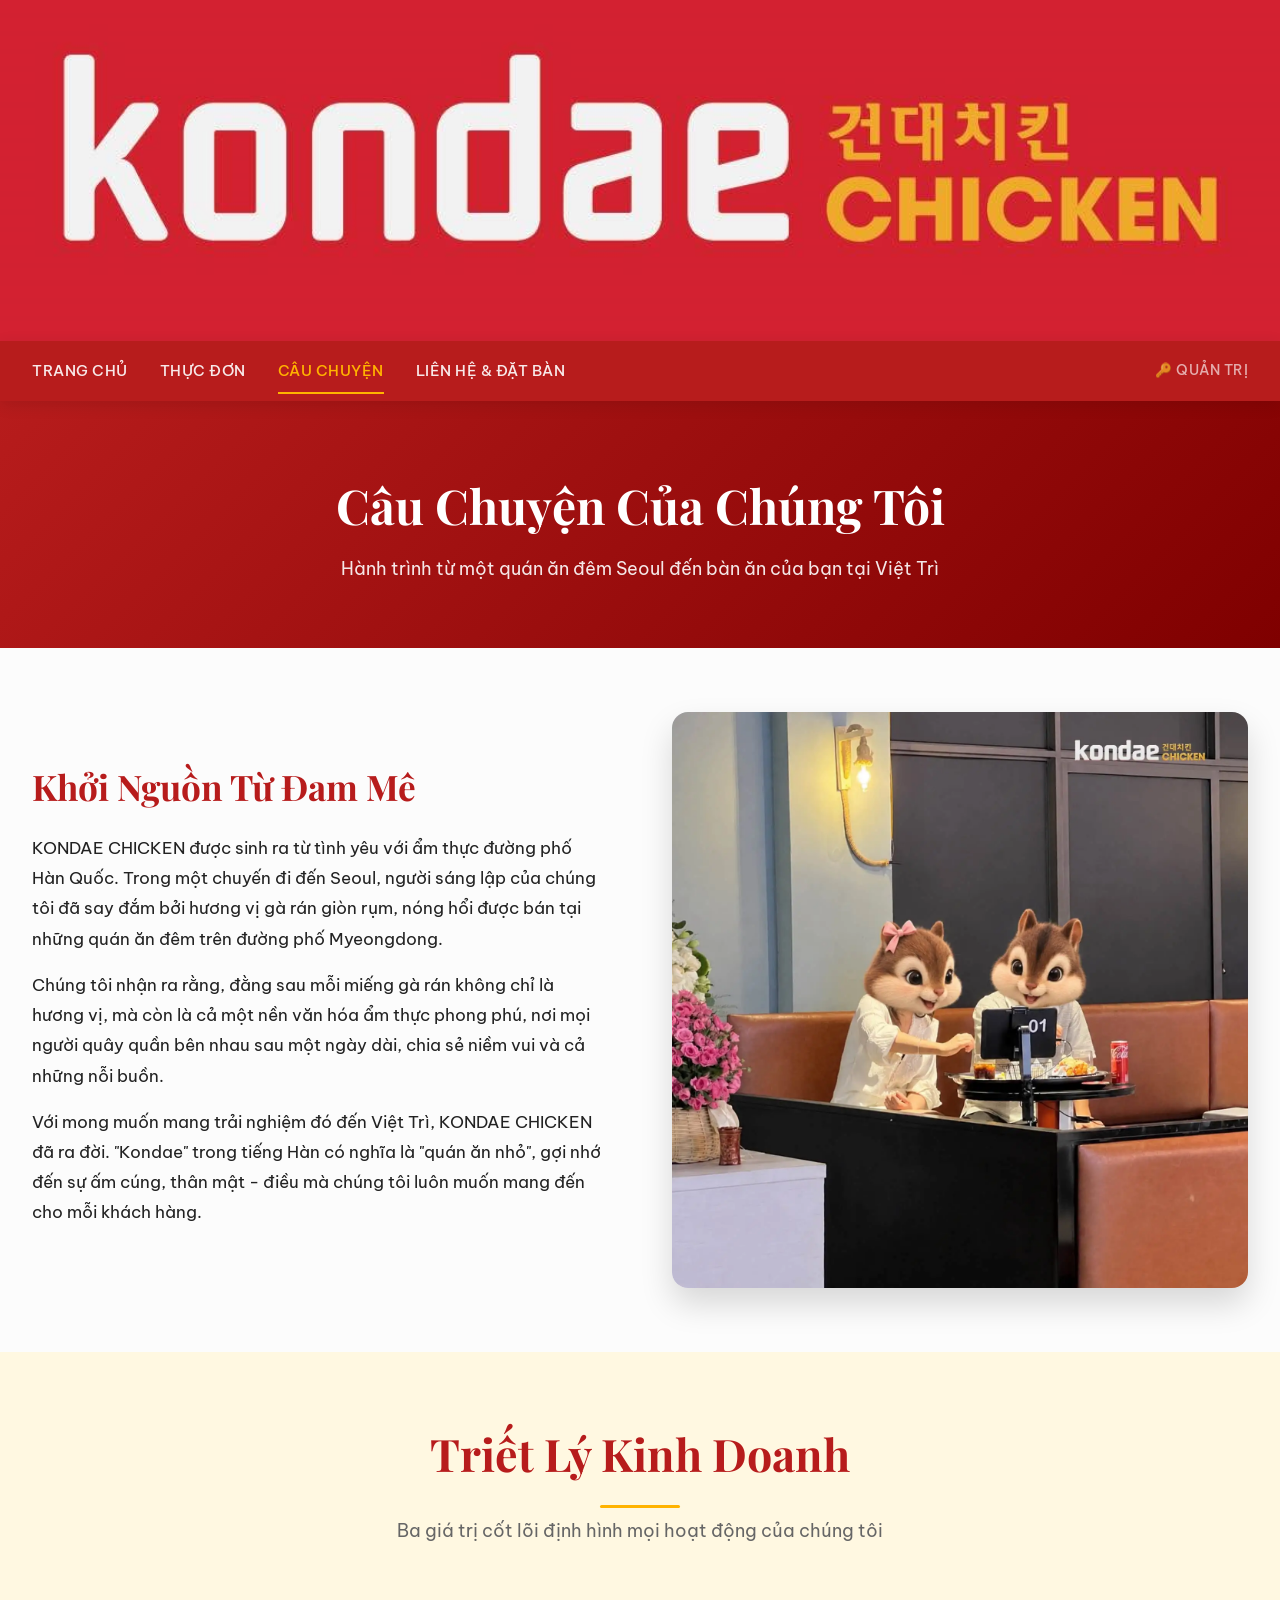
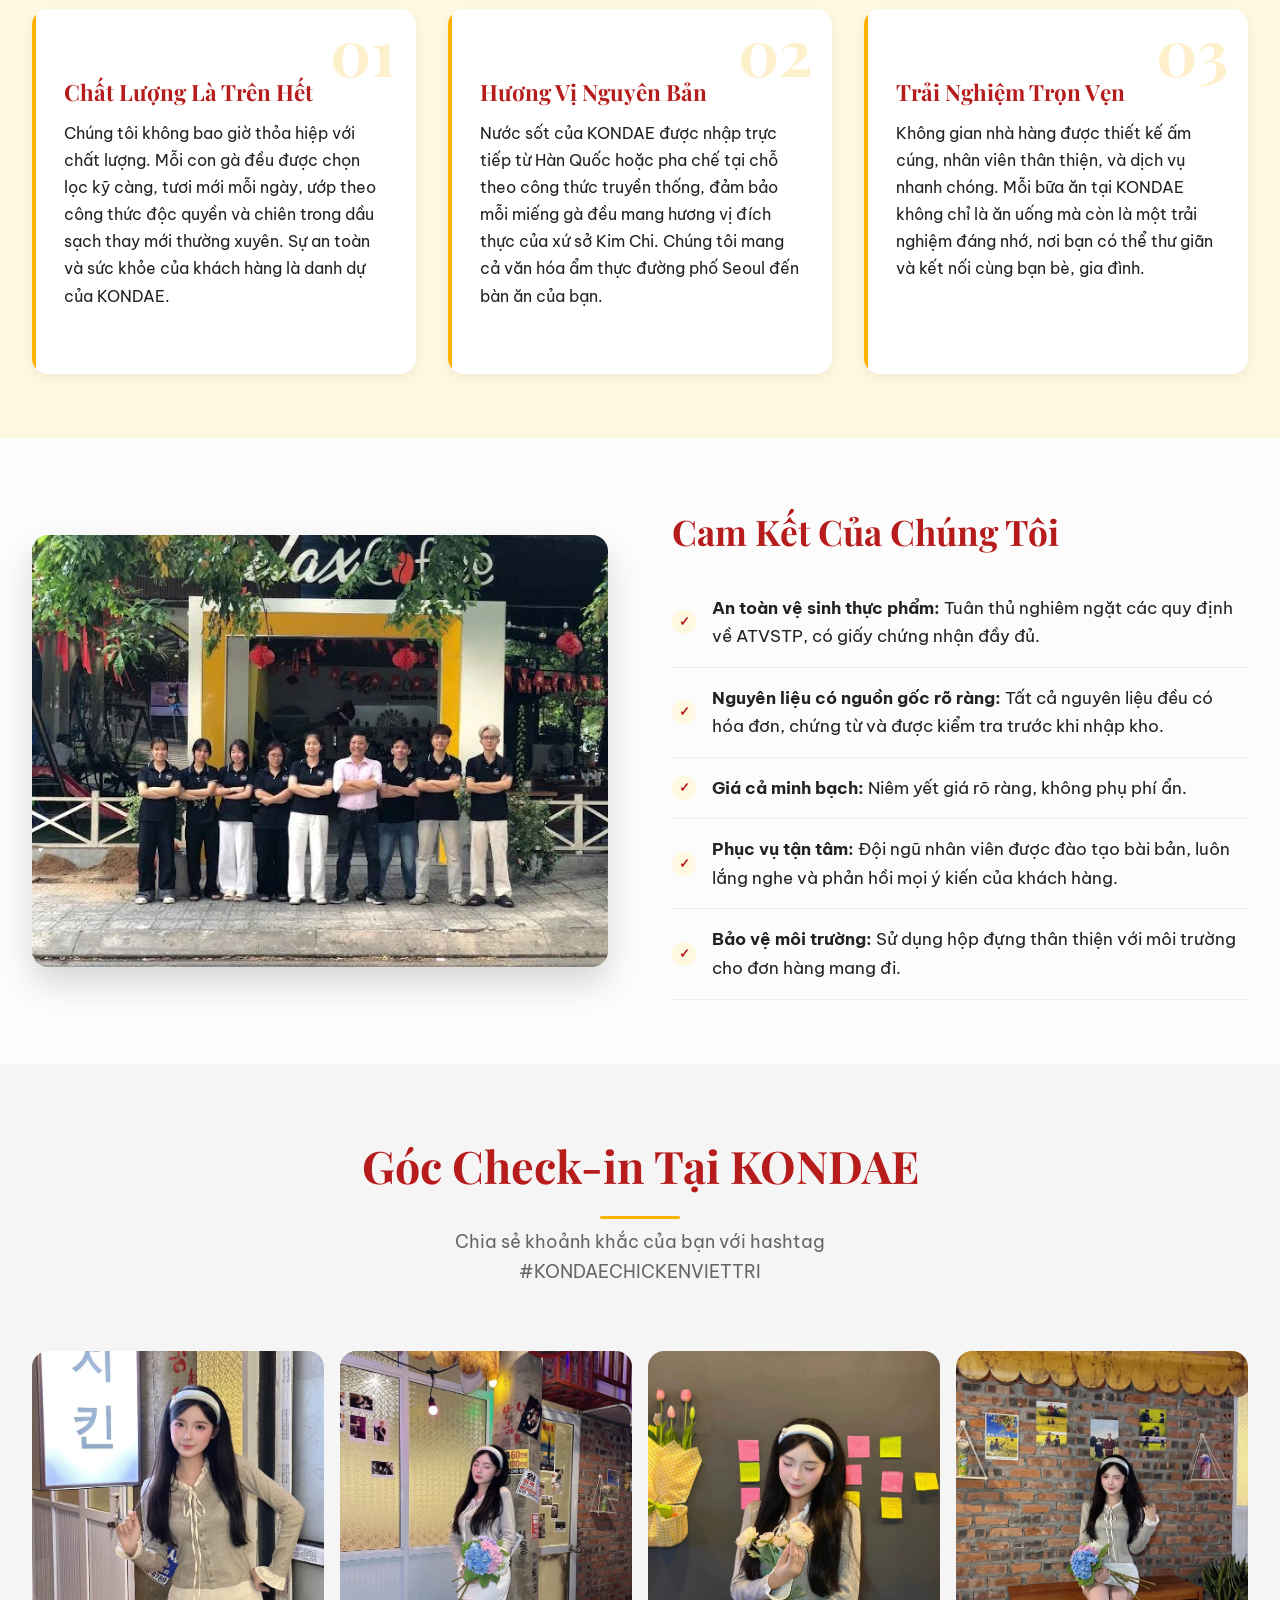
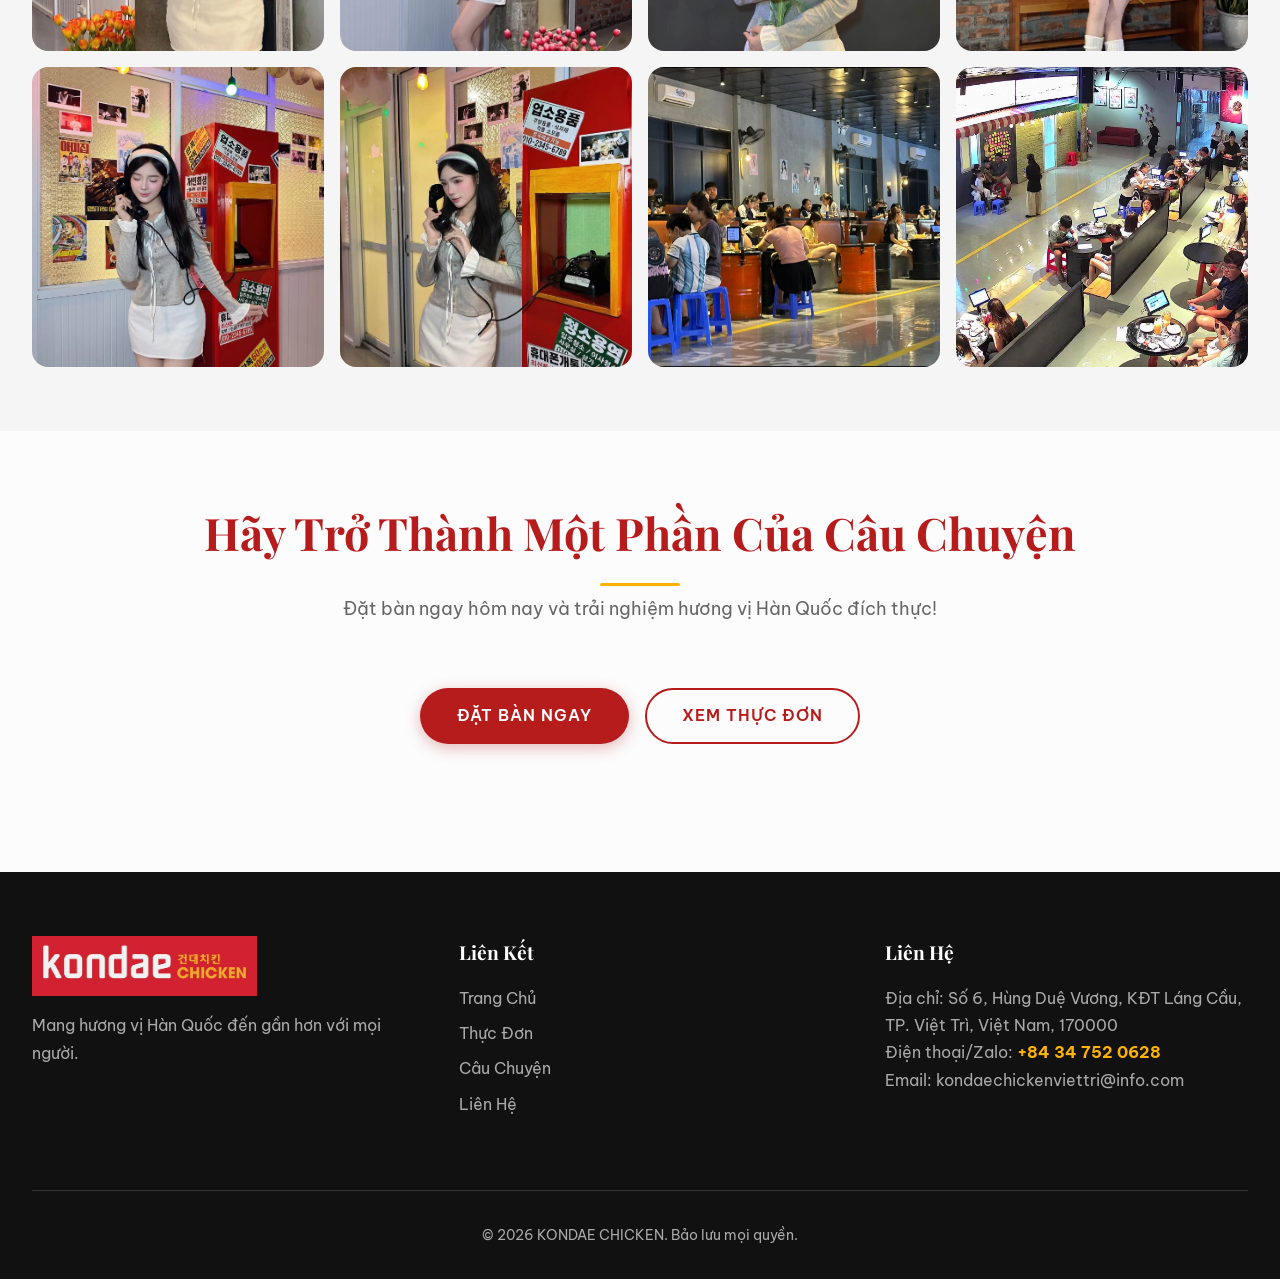
<file: story.html>
<!DOCTYPE html>
<html lang="vi">
<head>
    <meta charset="UTF-8">
    <meta name="viewport" content="width=device-width, initial-scale=1.0">
    <title>Câu Chuyện Thương Hiệu - KONDAE CHICKEN</title>
    <link rel="stylesheet" href="css/style.css">
    <link rel="preconnect" href="https://fonts.googleapis.com">
    <link rel="preconnect" href="https://fonts.gstatic.com" crossorigin>
    <link href="https://fonts.googleapis.com/css2?family=Be+Vietnam+Pro:wght@400;500;600;700&family=Playfair+Display:wght@700&display=swap" rel="stylesheet">
</head>
<body>
    <header>
        <div class="logo-banner">
            <a href="index.html">
                <img src="img/logo.png" alt="KONDAE CHICKEN Logo">
            </a>
        </div>
        <div class="nav-banner">
            <div class="container nav-container">
                <nav class="main-nav-desktop">
                    <a href="index.html">Trang Chủ</a>
                    <a href="menu.html">Thực Đơn</a>
                    <a href="story.html" class="active">Câu Chuyện</a>
                    <a href="contact.html">Liên Hệ & Đặt Bàn</a>
                    <a href="admin/" class="admin-link" title="Đăng nhập quản trị">🔑 Quản Trị</a>
                </nav>
                <button class="menu-toggle" aria-label="Mở menu"><span></span><span></span><span></span></button>
            </div>
        </div>
        <nav class="mobile-nav-overlay">
            <ul>
                <li><a href="index.html">Trang Chủ</a></li>
                <li><a href="menu.html">Thực Đơn</a></li>
                <li><a href="story.html" class="active">Câu Chuyện</a></li>
                <li><a href="contact.html">Liên Hệ & Đặt Bàn</a></li>
                <li><a href="admin/" style="font-size: 1.2rem; opacity: 0.7;">🔑 Đăng Nhập Quản Trị</a></li>
            </ul>
        </nav>
    </header>

    <section class="page-header">
        <div class="container">
            <h1 id="story-hero-title"></h1>
            <p id="story-hero-subtitle"></p>
        </div>
    </section>

    <section class="story-main section-padding">
        <div class="container">
            <div class="story-content">
                <div class="story-text">
                    <h2 id="story-heading"></h2>
                    <div id="story-paragraphs"></div>
                </div>
                <div class="story-image" id="story-media-container"></div>
            </div>
        </div>
    </section>

    <section class="philosophy section-padding bg-cream">
        <div class="container">
            <h2 class="section-title">Triết Lý Kinh Doanh</h2>
            <p class="section-subtitle">Ba giá trị cốt lõi định hình mọi hoạt động của chúng tôi</p>
            
            <div class="philosophy-grid">
                <div class="philosophy-item">
                    <div class="philosophy-number">01</div>
                    <h3>Chất Lượng Là Trên Hết</h3>
                    <p>Chúng tôi không bao giờ thỏa hiệp với chất lượng. Mỗi con gà đều được chọn lọc kỹ càng, tươi mới mỗi ngày, ướp theo công thức độc quyền và chiên trong dầu sạch thay mới thường xuyên. Sự an toàn và sức khỏe của khách hàng là danh dự của KONDAE.</p>
                </div>
                <div class="philosophy-item">
                    <div class="philosophy-number">02</div>
                    <h3>Hương Vị Nguyên Bản</h3>
                    <p>Nước sốt của KONDAE được nhập trực tiếp từ Hàn Quốc hoặc pha chế tại chỗ theo công thức truyền thống, đảm bảo mỗi miếng gà đều mang hương vị đích thực của xứ sở Kim Chi. Chúng tôi mang cả văn hóa ẩm thực đường phố Seoul đến bàn ăn của bạn.</p>
                </div>
                <div class="philosophy-item">
                    <div class="philosophy-number">03</div>
                    <h3>Trải Nghiệm Trọn Vẹn</h3>
                    <p>Không gian nhà hàng được thiết kế ấm cúng, nhân viên thân thiện, và dịch vụ nhanh chóng. Mỗi bữa ăn tại KONDAE không chỉ là ăn uống mà còn là một trải nghiệm đáng nhớ, nơi bạn có thể thư giãn và kết nối cùng bạn bè, gia đình.</p>
                </div>
            </div>
        </div>
    </section>

    <section class="commitment section-padding">
        <div class="container">
            <div class="commitment-content">
                <div class="commitment-image" id="team-image-container"></div>
                <div class="commitment-text">
                    <h2>Cam Kết Của Chúng Tôi</h2>
                    <ul class="commitment-list" id="commitment-list"></ul>
                </div>
            </div>
        </div>
    </section>

    <section class="gallery-section section-padding bg-light">
        <div class="container">
            <h2 class="section-title">Góc Check-in Tại KONDAE</h2>
            <p class="section-subtitle">Chia sẻ khoảnh khắc của bạn với hashtag #KONDAECHICKENVIETTRI</p>
            <div class="gallery-grid" id="gallery-grid"></div>
        </div>
    </section>

    <section class="menu-cta section-padding">
        <div class="container text-center">
            <h2 class="section-title">Hãy Trở Thành Một Phần Của Câu Chuyện</h2>
            <p class="section-subtitle">Đặt bàn ngay hôm nay và trải nghiệm hương vị Hàn Quốc đích thực!</p>
            <div class="hero-cta mt-4">
                <a href="contact.html" class="btn btn-primary">Đặt Bàn Ngay</a>
                <a href="menu.html" class="btn btn-secondary">Xem Thực Đơn</a>
            </div>
        </div>
    </section>

    <footer class="site-footer">
        <div class="container">
            <div class="footer-grid">
                <div class="footer-about">
                    <img src="img/logo.png" alt="KONDAE CHICKEN Logo">
                    <p style="margin-top: 15px;">Mang hương vị Hàn Quốc đến gần hơn với mọi người.</p>
                </div>
                <div class="footer-links">
                    <h4>Liên Kết</h4>
                    <ul>
                        <li><a href="index.html">Trang Chủ</a></li>
                        <li><a href="menu.html">Thực Đơn</a></li>
                        <li><a href="story.html">Câu Chuyện</a></li>
                        <li><a href="contact.html">Liên Hệ</a></li>
                    </ul>
                </div>
                <div class="footer-contact">
                    <h4>Liên Hệ</h4>
                    <p>Địa chỉ: Số 6, Hùng Duệ Vương, KĐT Láng Cầu, TP. Việt Trì, Việt Nam, 170000</p>
                    <p>Điện thoại/Zalo: <a href="tel:+84347520628" style="color: var(--secondary-color); font-weight: bold;">+84 34 752 0628</a></p>
                    <p>Email: <a href="mailto:kondaechickenviettri@info.com">kondaechickenviettri@info.com</a></p>
                </div>
            </div>
            <div class="footer-bottom">
                <p>&copy; 2026 KONDAE CHICKEN. Bảo lưu mọi quyền.</p>
            </div>
        </div>
    </footer>
    <script src="js/main.js"></script>
</body>
</html>
</file>
<file: css/style.css>
/* ==================================================
   1. BIẾN CSS TOÀN CỤC
   ================================================== */
:root {
    --primary-color: #B71C1C;
    --primary-hover: #8E0000;
    --secondary-color: #FFB300;
    --text-dark: #222222;
    --text-light: #666666;
    --bg-body: #FCFCFC;
    --bg-light: #F5F5F5;
    --bg-cream: #FFF8E1;
    --bg-white: #FFFFFF;
    --font-heading: 'Playfair Display', serif;
    --font-body: 'Be Vietnam Pro', sans-serif;
    --spacing-sm: 0.5rem;
    --spacing-md: 1rem;
    --spacing-lg: 2rem;
    --spacing-xl: 4rem;
    --border-radius: 16px;
    --shadow-sm: 0 4px 12px rgba(0,0,0,0.05);
    --shadow-md: 0 8px 24px rgba(0,0,0,0.1);
    --shadow-lg: 0 16px 32px rgba(0,0,0,0.15);
    --transition: all 0.4s cubic-bezier(0.25, 0.8, 0.25, 1);
}

* { margin: 0; padding: 0; box-sizing: border-box; }
html { scroll-behavior: smooth; }
body { font-family: var(--font-body); color: var(--text-dark); line-height: 1.7; background-color: var(--bg-body); overflow-x: hidden; }
img { max-width: 100%; height: auto; display: block; }
a { text-decoration: none; color: inherit; transition: var(--transition); }
ul { list-style: none; }

/* ==================================================
   2. LỚP TIỆN ÍCH & LƯỚI
   ================================================== */
.container { width: 100%; max-width: 1280px; margin: 0 auto; padding: 0 var(--spacing-lg); }
.section-padding { padding: var(--spacing-xl) 0; }
.bg-light { background-color: var(--bg-light); }
.bg-cream { background-color: var(--bg-cream); }
.text-center { text-align: center; }
.mt-4 { margin-top: var(--spacing-lg); }

.section-title { font-family: var(--font-heading); font-size: clamp(2rem, 4vw, 2.8rem); text-align: center; margin-bottom: var(--spacing-sm); color: var(--primary-color); position: relative; padding-bottom: 15px; }
.section-title::after { content: ''; position: absolute; bottom: 0; left: 50%; transform: translateX(-50%); width: 80px; height: 3px; background-color: var(--secondary-color); border-radius: 2px; }
.section-subtitle { text-align: center; color: var(--text-light); margin-bottom: var(--spacing-xl); font-size: 1.1rem; max-width: 600px; margin-left: auto; margin-right: auto; }

/* ==================================================
   3. NÚT BẤM
   ================================================== */
.btn { display: inline-flex; align-items: center; justify-content: center; padding: 0.8rem 2.2rem; border-radius: 50px; font-weight: 600; font-size: 1rem; cursor: pointer; transition: var(--transition); border: 2px solid transparent; text-transform: uppercase; letter-spacing: 1px; }
.btn-primary { background-color: var(--primary-color); color: white; box-shadow: 0 4px 15px rgba(183, 28, 28, 0.3); }
.btn-primary:hover { background-color: var(--primary-hover); transform: translateY(-3px); box-shadow: 0 8px 20px rgba(183, 28, 28, 0.4); }
.btn-secondary { background-color: transparent; color: var(--primary-color); border-color: var(--primary-color); }
.btn-secondary:hover { background-color: var(--primary-color); color: white; transform: translateY(-3px); }
.btn-block { width: 100%; }

/* ==================================================
   4. HEADER & LOGO (FIX CHUẨN TRÀN VIỀN 100%)
   ================================================== */
.logo-banner {
    width: 100%;
    background-color: var(--bg-white);
    display: block;
    padding: 0;
    margin: 0;
    line-height: 0; /* Xóa khoảng trắng thừa dưới ảnh */
}
.logo-banner a { 
    display: block; 
    width: 100%; 
}
.logo-banner img {
    width: 100%; /* Ép ảnh tràn viền 100% chiều ngang */
    height: auto; /* Chiều cao tự động giãn theo đúng tỷ lệ ảnh gốc, không bị mất chữ */
    display: block;
    /* Đã xóa hoàn toàn max-height và max-width để ảnh có thể phóng to hết cỡ */
}

.nav-banner { background-color: var(--primary-color); position: sticky; top: 0; z-index: 9999; box-shadow: 0 4px 15px rgba(0,0,0,0.1); }
.nav-container { display: flex; justify-content: space-between; align-items: center; height: 60px; }

.main-nav-desktop { display: flex; gap: var(--spacing-lg); flex: 1; align-items: center; }
.main-nav-desktop a { font-weight: 500; color: rgba(255, 255, 255, 0.9); font-size: 0.95rem; text-transform: uppercase; letter-spacing: 0.5px; position: relative; padding: 10px 0; }
.main-nav-desktop a:hover, .main-nav-desktop a.active { color: var(--secondary-color); }
.main-nav-desktop a::after { content: ''; position: absolute; bottom: 0; left: 0; width: 100%; height: 2px; background-color: var(--secondary-color); transform: scaleX(0); transition: var(--transition); transform-origin: right; }
.main-nav-desktop a:hover::after, .main-nav-desktop a.active::after { transform: scaleX(1); transform-origin: left; }

.admin-link { margin-left: auto; font-size: 0.85rem !important; opacity: 0.7; }
.admin-link:hover { opacity: 1 !important; color: var(--secondary-color) !important; }

.menu-toggle { display: none; flex-direction: column; justify-content: space-between; width: 30px; height: 21px; background: transparent; border: none; cursor: pointer; z-index: 10001; }
.menu-toggle span { display: block; width: 100%; height: 3px; background-color: white; transition: all 0.4s ease; border-radius: 2px; }
.menu-toggle.active span:nth-child(1) { transform: translateY(9px) rotate(45deg); background-color: var(--secondary-color); }
.menu-toggle.active span:nth-child(2) { opacity: 0; transform: translateX(-20px); }
.menu-toggle.active span:nth-child(3) { transform: translateY(-9px) rotate(-45deg); background-color: var(--secondary-color); }

.mobile-nav-overlay { position: fixed; top: 0; left: 0; width: 100%; height: 100vh; background-color: rgba(17, 17, 17, 0.98); backdrop-filter: blur(10px); display: flex; flex-direction: column; justify-content: center; align-items: center; z-index: 10000; opacity: 0; visibility: hidden; transform: translateY(-20px); transition: all 0.4s cubic-bezier(0.25, 0.8, 0.25, 1); }
.mobile-nav-overlay.active { opacity: 1; visibility: visible; transform: translateY(0); }
.mobile-nav-overlay ul { display: flex; flex-direction: column; gap: 30px; text-align: center; }
.mobile-nav-overlay a { font-family: var(--font-heading); font-size: 1.8rem; color: white; font-weight: 700; }
.mobile-nav-overlay a:hover, .mobile-nav-overlay a.active { color: var(--secondary-color); }

/* ==================================================
   5. HERO & PAGE HEADER
   ================================================== */
.hero { background-image: linear-gradient(rgba(0, 0, 0, 0.6), rgba(0, 0, 0, 0.7)), url('../img/hero.webp'); background-size: cover; background-position: center; background-attachment: fixed; height: 85vh; min-height: 600px; display: flex; align-items: center; justify-content: center; text-align: center; color: white; }
.hero-content h1 { font-family: var(--font-heading); font-size: clamp(2.5rem, 5vw, 4rem); margin-bottom: var(--spacing-md); text-shadow: 2px 2px 8px rgba(0,0,0,0.5); }
.hero-content p { font-size: clamp(1rem, 2vw, 1.3rem); margin-bottom: var(--spacing-lg); max-width: 700px; margin-left: auto; margin-right: auto; text-shadow: 1px 1px 4px rgba(0,0,0,0.5); }
.hero-cta { display: flex; gap: var(--spacing-md); justify-content: center; flex-wrap: wrap; }
.page-header { background: linear-gradient(135deg, var(--primary-color), #7f0000); color: white; text-align: center; padding: var(--spacing-xl) 0; }
.page-header h1 { font-family: var(--font-heading); font-size: clamp(2rem, 4vw, 3rem); margin-bottom: var(--spacing-sm); }
.page-header p { font-size: 1.1rem; opacity: 0.9; }

/* ==================================================
   6. GRID & CARDS
   ================================================== */
.intro-grid, .dish-grid { display: grid; gap: var(--spacing-lg); grid-template-columns: repeat(auto-fit, minmax(300px, 1fr)); }
.intro-item { text-align: center; padding: var(--spacing-xl) var(--spacing-lg); background-color: var(--bg-white); border-radius: var(--border-radius); box-shadow: var(--shadow-sm); transition: var(--transition); border-bottom: 4px solid transparent; }
.intro-item:hover { transform: translateY(-10px); box-shadow: var(--shadow-lg); border-bottom-color: var(--secondary-color); }
.intro-item h3 { font-family: var(--font-heading); color: var(--primary-color); margin-bottom: var(--spacing-md); font-size: 1.5rem; }
.dish-card { background-color: var(--bg-white); border-radius: var(--border-radius); overflow: hidden; box-shadow: var(--shadow-sm); transition: var(--transition); text-align: center; padding-bottom: var(--spacing-lg); }
.dish-card:hover { transform: translateY(-10px); box-shadow: var(--shadow-lg); }
.dish-card img { width: 100%; height: 250px; object-fit: cover; transition: var(--transition); }
.dish-card:hover img { transform: scale(1.05); }
.dish-card h3 { margin: var(--spacing-md) 0 var(--spacing-sm); font-family: var(--font-heading); font-size: 1.4rem; color: var(--text-dark); }
.dish-card p { padding: 0 var(--spacing-lg); color: var(--text-light); font-size: 0.95rem; }

/* ==================================================
   7. TRANG THỰC ĐƠN
   ================================================== */
.filter-buttons { display: flex; flex-wrap: wrap; gap: var(--spacing-sm); justify-content: center; margin-bottom: var(--spacing-xl); }
.filter-btn { padding: 0.7rem 1.8rem; border: 2px solid var(--primary-color); background: transparent; color: var(--primary-color); border-radius: 50px; cursor: pointer; font-family: var(--font-body); font-weight: 600; font-size: 0.95rem; transition: var(--transition); }
.filter-btn:hover, .filter-btn.active { background-color: var(--primary-color); color: white; box-shadow: 0 4px 15px rgba(183, 28, 28, 0.3); }
.menu-grid { display: grid; grid-template-columns: repeat(auto-fill, minmax(320px, 1fr)); gap: var(--spacing-xl); }
.menu-item { background: var(--bg-white); border-radius: var(--border-radius); overflow: hidden; box-shadow: var(--shadow-sm); transition: var(--transition); display: flex; flex-direction: column; border: 1px solid #eee; }
.menu-item:hover { transform: translateY(-8px); box-shadow: var(--shadow-lg); }
.menu-item.hidden { display: none; }
.menu-item-img { overflow: hidden; height: 240px; background-color: #f9f9f9; }
.menu-item-img img { width: 100%; height: 100%; object-fit: cover; transition: var(--transition); }
.menu-item:hover .menu-item-img img { transform: scale(1.08); }
.menu-item-info { padding: var(--spacing-lg); flex-grow: 1; display: flex; flex-direction: column; }
.menu-item-header { display: flex; justify-content: space-between; align-items: flex-start; gap: var(--spacing-sm); margin-bottom: var(--spacing-md); border-bottom: 1px dashed #eee; padding-bottom: var(--spacing-sm); }
.menu-item-header h3 { font-family: var(--font-heading); font-size: 1.3rem; color: var(--text-dark); }
.price { color: var(--primary-color); font-weight: 700; font-size: 1.1rem; white-space: nowrap; background: var(--bg-cream); padding: 4px 10px; border-radius: 8px; }
.menu-item-info p { color: var(--text-light); font-size: 0.95rem; line-height: 1.6; }
.no-results { text-align: center; color: var(--text-light); padding: var(--spacing-xl); font-size: 1.1rem; }
.menu-gallery-grid { display: grid; grid-template-columns: repeat(auto-fit, minmax(320px, 1fr)); gap: var(--spacing-lg); margin-top: var(--spacing-lg); }
.menu-gallery-grid img { width: 100%; height: auto; border-radius: var(--border-radius); box-shadow: var(--shadow-md); transition: var(--transition); cursor: zoom-in; border: 4px solid white; }
.menu-gallery-grid img:hover { transform: scale(1.03) rotate(1deg); box-shadow: var(--shadow-lg); }

/* ==================================================
   8. TRANG CÂU CHUYỆN
   ================================================== */
.story-content, .commitment-content { display: grid; grid-template-columns: 1fr 1fr; gap: var(--spacing-xl); align-items: center; }
.story-text h2, .commitment-text h2 { font-family: var(--font-heading); font-size: clamp(1.8rem, 3vw, 2.2rem); color: var(--primary-color); margin-bottom: var(--spacing-md); }
.story-text p { margin-bottom: var(--spacing-md); color: var(--text-dark); line-height: 1.8; font-size: 1.05rem; }
.story-image img, .commitment-image img { border-radius: var(--border-radius); box-shadow: var(--shadow-lg); width: 100%; object-fit: cover; }
.philosophy-grid { display: grid; grid-template-columns: repeat(auto-fit, minmax(300px, 1fr)); gap: var(--spacing-lg); margin-top: var(--spacing-xl); }
.philosophy-item { background: var(--bg-white); padding: var(--spacing-xl) var(--spacing-lg); border-radius: var(--border-radius); box-shadow: var(--shadow-sm); position: relative; transition: var(--transition); overflow: hidden; }
.philosophy-item:hover { transform: translateY(-5px); box-shadow: var(--shadow-md); }
.philosophy-item::before { content: ''; position: absolute; top: 0; left: 0; width: 4px; height: 100%; background: var(--secondary-color); }
.philosophy-number { font-family: var(--font-heading); font-size: 4rem; color: rgba(255, 179, 0, 0.2); font-weight: 700; line-height: 1; position: absolute; top: 10px; right: 20px; }
.philosophy-item h3 { font-family: var(--font-heading); color: var(--primary-color); margin-bottom: var(--spacing-sm); font-size: 1.4rem; position: relative; z-index: 1; }
.commitment-list li { padding: var(--spacing-md) 0 var(--spacing-md) 2.5rem; position: relative; border-bottom: 1px solid #eee; font-size: 1.05rem; }
.commitment-list li::before { content: '✓'; position: absolute; left: 0; top: 50%; transform: translateY(-50%); width: 24px; height: 24px; background: var(--bg-cream); color: var(--primary-color); border-radius: 50%; display: flex; align-items: center; justify-content: center; font-weight: bold; font-size: 0.8rem; }
.gallery-grid { display: grid; grid-template-columns: repeat(auto-fit, minmax(250px, 1fr)); gap: var(--spacing-md); }
.gallery-grid img, .gallery-grid video { width: 100%; height: 300px; object-fit: cover; border-radius: var(--border-radius); transition: var(--transition); }
.gallery-grid img:hover { transform: scale(1.05); box-shadow: var(--shadow-lg); z-index: 2; position: relative; }

/* ==================================================
   9. TRANG LIÊN HỆ
   ================================================== */
.contact-grid { display: grid; grid-template-columns: repeat(auto-fit, minmax(250px, 1fr)); gap: var(--spacing-lg); }
.contact-card { text-align: center; padding: var(--spacing-xl) var(--spacing-lg); background: var(--bg-white); border-radius: var(--border-radius); box-shadow: var(--shadow-sm); transition: var(--transition); border: 1px solid #f0f0f0; }
.contact-card:hover { transform: translateY(-5px); box-shadow: var(--shadow-md); border-color: var(--secondary-color); }
.contact-icon { font-size: 3rem; margin-bottom: var(--spacing-md); }
.contact-card h3 { font-family: var(--font-heading); color: var(--primary-color); margin-bottom: var(--spacing-sm); font-size: 1.3rem; }
.contact-card a { color: var(--text-dark); font-weight: 600; font-size: 1.05rem; }
.contact-card a:hover { color: var(--secondary-color); }
.booking-grid { display: grid; grid-template-columns: 1fr 1fr; gap: var(--spacing-xl); }
.booking-form-container { background: var(--bg-white); padding: var(--spacing-xl); border-radius: var(--border-radius); box-shadow: var(--shadow-md); }
.booking-form-container h2 { font-family: var(--font-heading); color: var(--primary-color); margin-bottom: var(--spacing-sm); font-size: 1.8rem; border-bottom: 2px solid var(--bg-cream); padding-bottom: 10px; }
.booking-form-container > p { color: var(--text-light); margin-bottom: var(--spacing-lg); font-size: 0.95rem; }
.form-group { margin-bottom: var(--spacing-lg); }
.form-group label { display: block; font-weight: 600; margin-bottom: 0.5rem; font-size: 0.95rem; color: var(--text-dark); }
.required { color: var(--primary-color); }
.form-group input, .form-group select, .form-group textarea { width: 100%; padding: 1rem; border: 2px solid #E0E0E0; border-radius: 12px; font-family: var(--font-body); font-size: 1rem; color: var(--text-dark); transition: var(--transition); background: #FAFAFA; }
.form-group input:focus, .form-group select:focus, .form-group textarea:focus { outline: none; border-color: var(--primary-color); background: var(--bg-white); box-shadow: 0 0 0 4px rgba(183, 28, 28, 0.1); }
.form-row { display: grid; grid-template-columns: 1fr 1fr; gap: var(--spacing-lg); }
.form-help { display: block; font-size: 0.8rem; color: var(--text-light); margin-top: 0.3rem; }
.form-privacy { font-size: 0.85rem; color: var(--text-light); text-align: center; margin-top: var(--spacing-md); }
.radio-group { display: flex; gap: 2rem; margin-top: 0.5rem; }
.radio-label { display: flex; align-items: center; gap: 0.5rem; font-weight: normal; cursor: pointer; font-size: 1rem; color: var(--text-dark); }
.radio-label input[type="radio"] { width: 18px; height: 18px; accent-color: var(--primary-color); cursor: pointer; }
.map-container { border-radius: var(--border-radius); overflow: hidden; box-shadow: var(--shadow-md); margin-top: var(--spacing-lg); border: 4px solid white; }
.social-links { display: flex; gap: var(--spacing-md); justify-content: center; flex-wrap: wrap; }
.social-btn { display: inline-flex; align-items: center; justify-content: center; padding: 0.8rem 2rem; border-radius: 50px; color: white; font-weight: 600; transition: var(--transition); }
.social-btn:hover { transform: translateY(-3px); box-shadow: var(--shadow-md); color: white; }
.social-btn.facebook { background-color: #1877F2; }
.social-btn.zalo { background-color: #0068FF; }

/* ==================================================
   10. PROMOTION & FOOTER
   ================================================== */
.promo-banner { background: linear-gradient(135deg, var(--primary-color), #7f0000); color: white; text-align: center; padding: var(--spacing-xl) var(--spacing-lg); border-radius: var(--border-radius); box-shadow: var(--shadow-lg); position: relative; overflow: hidden; }
.promo-banner h2 { font-family: var(--font-heading); font-size: clamp(1.8rem, 4vw, 2.5rem); margin-bottom: var(--spacing-md); color: var(--secondary-color); }
.promo-code { font-size: 1.4rem; margin: var(--spacing-md) 0 var(--spacing-lg); padding: var(--spacing-sm) var(--spacing-lg); background-color: rgba(255,255,255,0.15); border: 2px dashed rgba(255,255,255,0.5); border-radius: 8px; display: inline-block; }
.promo-banner .btn-secondary { color: white; border-color: white; }
.promo-banner .btn-secondary:hover { background-color: white; color: var(--primary-color); }
.site-footer { background-color: #111111; color: #AAAAAA; padding-top: var(--spacing-xl); margin-top: var(--spacing-xl); }
.footer-grid { display: grid; grid-template-columns: repeat(auto-fit, minmax(280px, 1fr)); gap: var(--spacing-xl); padding-bottom: var(--spacing-xl); }
.footer-about img { height: 60px; margin-bottom: var(--spacing-md); object-fit: contain; }
.footer-links h4, .footer-contact h4 { color: white; margin-bottom: var(--spacing-md); font-family: var(--font-heading); font-size: 1.2rem; }
.footer-links ul li { margin-bottom: var(--spacing-sm); }
.footer-links a:hover, .footer-contact a:hover { color: var(--secondary-color); padding-left: 5px; }
.footer-bottom { border-top: 1px solid #333; text-align: center; padding: var(--spacing-lg) 0; font-size: 0.9rem; }

/* ==================================================
   11. RESPONSIVE
   ================================================== */
@media (max-width: 1024px) {
    .menu-toggle { display: flex; }
    .main-nav-desktop { display: none; }
    .booking-grid, .story-content, .commitment-content { grid-template-columns: 1fr; gap: var(--spacing-lg); }
    .commitment-image { order: -1; }
    .menu-grid { grid-template-columns: repeat(auto-fill, minmax(280px, 1fr)); gap: var(--spacing-lg); }
    .form-row { grid-template-columns: 1fr; gap: 0; }
}
@media (max-width: 768px) {
    .container { padding: 0 var(--spacing-md); }
    .section-padding { padding: var(--spacing-lg) 0; }
    .nav-container { justify-content: flex-end; padding-right: 15px; }
    .filter-buttons { justify-content: flex-start; overflow-x: auto; flex-wrap: nowrap; padding-bottom: var(--spacing-sm); -webkit-overflow-scrolling: touch; }
    .filter-buttons::-webkit-scrollbar { display: none; }
    .filter-btn { flex-shrink: 0; }
    .booking-form-container { padding: var(--spacing-lg); }
    .promo-banner { padding: var(--spacing-lg) var(--spacing-md); }
}
</file>
